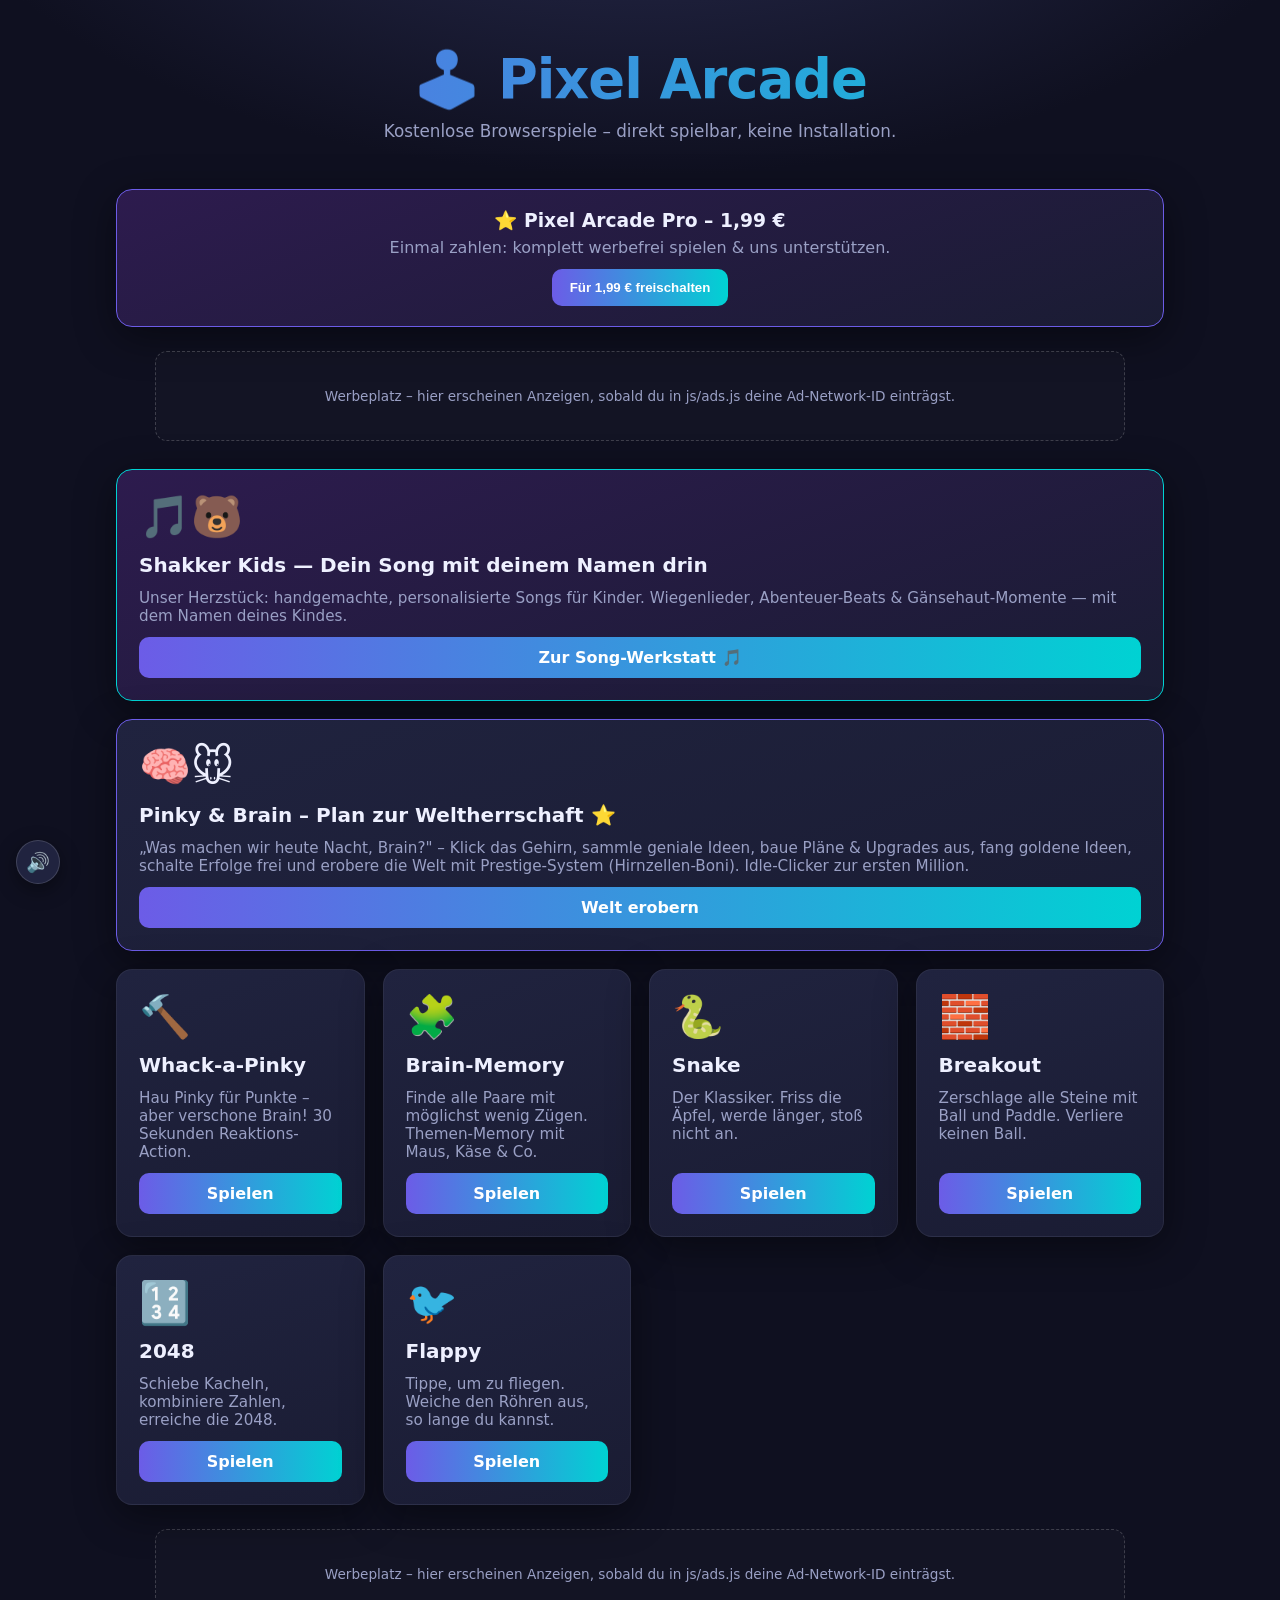
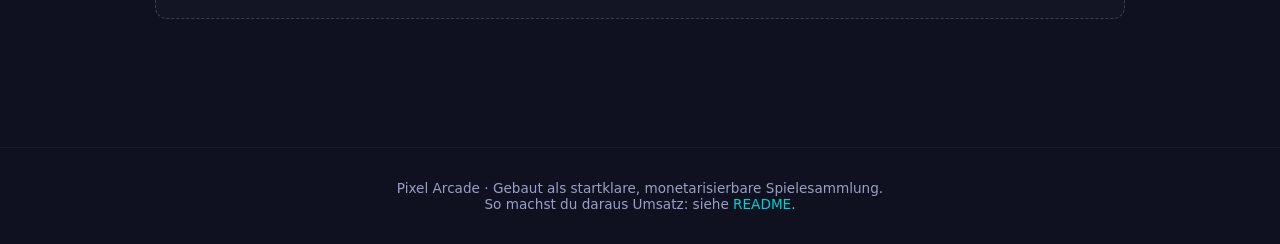
<file: index.html>
<!DOCTYPE html>
<html lang="de">
<head>
  <meta charset="UTF-8" />
  <meta name="viewport" content="width=device-width, initial-scale=1.0" />
  <title>Pixel Arcade – Kostenlose Browserspiele</title>
  <link rel="icon" href="data:image/svg+xml,<svg xmlns=%22http://www.w3.org/2000/svg%22 viewBox=%220 0 100 100%22><text y=%22.9em%22 font-size=%2290%22>🕹️</text></svg>">
  <meta name="description" content="8 kostenlose Browserspiele: Snake, Breakout, 2048, Flappy, Idle-Clicker & mehr. Keine Installation, direkt spielen." />
  <meta property="og:title" content="Pixel Arcade – 8 kostenlose Browserspiele" />
  <meta property="og:description" content="Snake, Breakout, 2048, Flappy, Pinky &amp; Brain Idle-Clicker und mehr – direkt im Browser spielen." />
  <meta property="og:type" content="website" />
  <meta property="og:url" content="https://maximilianvbassenheim-gif.github.io/llllll/" />
  <link rel="stylesheet" href="css/style.css" />
</head>
<body>
  <header class="site">
    <h1>🕹️ Pixel Arcade</h1>
    <p>Kostenlose Browserspiele – direkt spielbar, keine Installation.</p>
  </header>

  <div class="container">
    <div id="store-banner" style="margin-bottom:8px;"></div>
    <div class="ad-slot" id="ad-top"></div>

    <div class="grid">
      <div class="card" style="border-color: var(--accent-2); grid-column: 1 / -1; background: linear-gradient(160deg, #2d1b4e, var(--bg-2));">
        <div class="emoji">🎵🐻</div>
        <h3>Shakker Kids — Dein Song mit deinem Namen drin</h3>
        <p>Unser Herzstück: handgemachte, personalisierte Songs für Kinder.
        Wiegenlieder, Abenteuer-Beats &amp; Gänsehaut-Momente — mit dem Namen deines Kindes.</p>
        <a class="btn" href="shakker-kids/">Zur Song-Werkstatt 🎵</a>
      </div>

      <div class="card" style="border-color: var(--accent); grid-column: 1 / -1;">
        <div class="emoji">🧠🐭</div>
        <h3>Pinky &amp; Brain – Plan zur Weltherrschaft ⭐</h3>
        <p>„Was machen wir heute Nacht, Brain?" – Klick das Gehirn, sammle geniale
        Ideen, baue Pläne &amp; Upgrades aus, fang goldene Ideen, schalte Erfolge frei und
        erobere die Welt mit Prestige-System (Hirnzellen-Boni). Idle-Clicker zur ersten Million.</p>
        <a class="btn" href="games/weltherrschaft.html">Welt erobern</a>
      </div>

      <div class="card">
        <div class="emoji">🔨</div>
        <h3>Whack-a-Pinky</h3>
        <p>Hau Pinky für Punkte – aber verschone Brain! 30 Sekunden Reaktions-Action.</p>
        <a class="btn" href="games/whack.html">Spielen</a>
      </div>

      <div class="card">
        <div class="emoji">🧩</div>
        <h3>Brain-Memory</h3>
        <p>Finde alle Paare mit möglichst wenig Zügen. Themen-Memory mit Maus, Käse &amp; Co.</p>
        <a class="btn" href="games/memory.html">Spielen</a>
      </div>

      <div class="card">
        <div class="emoji">🐍</div>
        <h3>Snake</h3>
        <p>Der Klassiker. Friss die Äpfel, werde länger, stoß nicht an.</p>
        <a class="btn" href="games/snake.html">Spielen</a>
      </div>

      <div class="card">
        <div class="emoji">🧱</div>
        <h3>Breakout</h3>
        <p>Zerschlage alle Steine mit Ball und Paddle. Verliere keinen Ball.</p>
        <a class="btn" href="games/breakout.html">Spielen</a>
      </div>

      <div class="card">
        <div class="emoji">🔢</div>
        <h3>2048</h3>
        <p>Schiebe Kacheln, kombiniere Zahlen, erreiche die 2048.</p>
        <a class="btn" href="games/2048.html">Spielen</a>
      </div>

      <div class="card">
        <div class="emoji">🐦</div>
        <h3>Flappy</h3>
        <p>Tippe, um zu fliegen. Weiche den Röhren aus, so lange du kannst.</p>
        <a class="btn" href="games/flappy.html">Spielen</a>
      </div>
    </div>

    <div class="ad-slot" id="ad-bottom"></div>
  </div>

  <footer class="site">
    <p>Pixel Arcade · Gebaut als startklare, monetarisierbare Spielesammlung.</p>
    <p>So machst du daraus Umsatz: siehe <a href="https://github.com/maximilianvbassenheim-gif/llllll/blob/main/README.md">README</a>.</p>
  </footer>

  <script src="js/store.js"></script>
  <script src="js/ads.js"></script>
  <script src="js/sfx.js"></script>
</body>
</html>
</file>
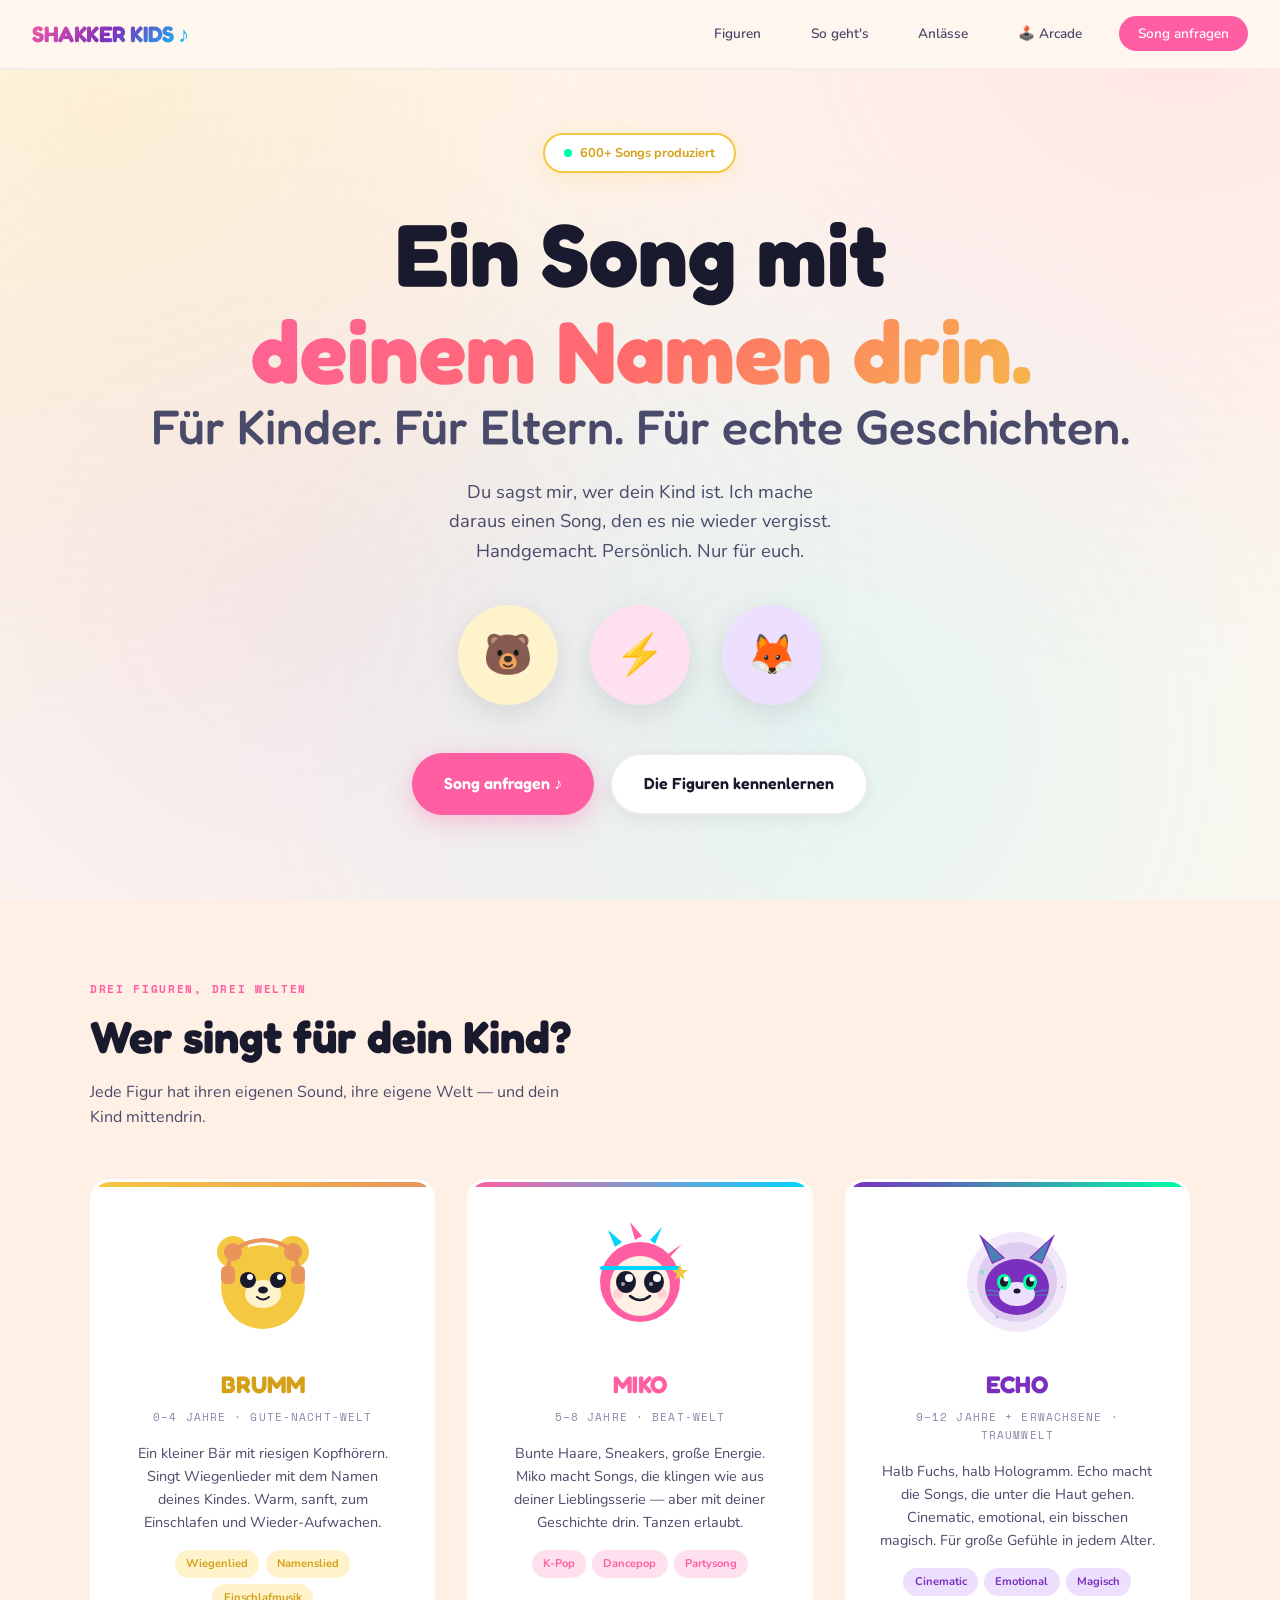
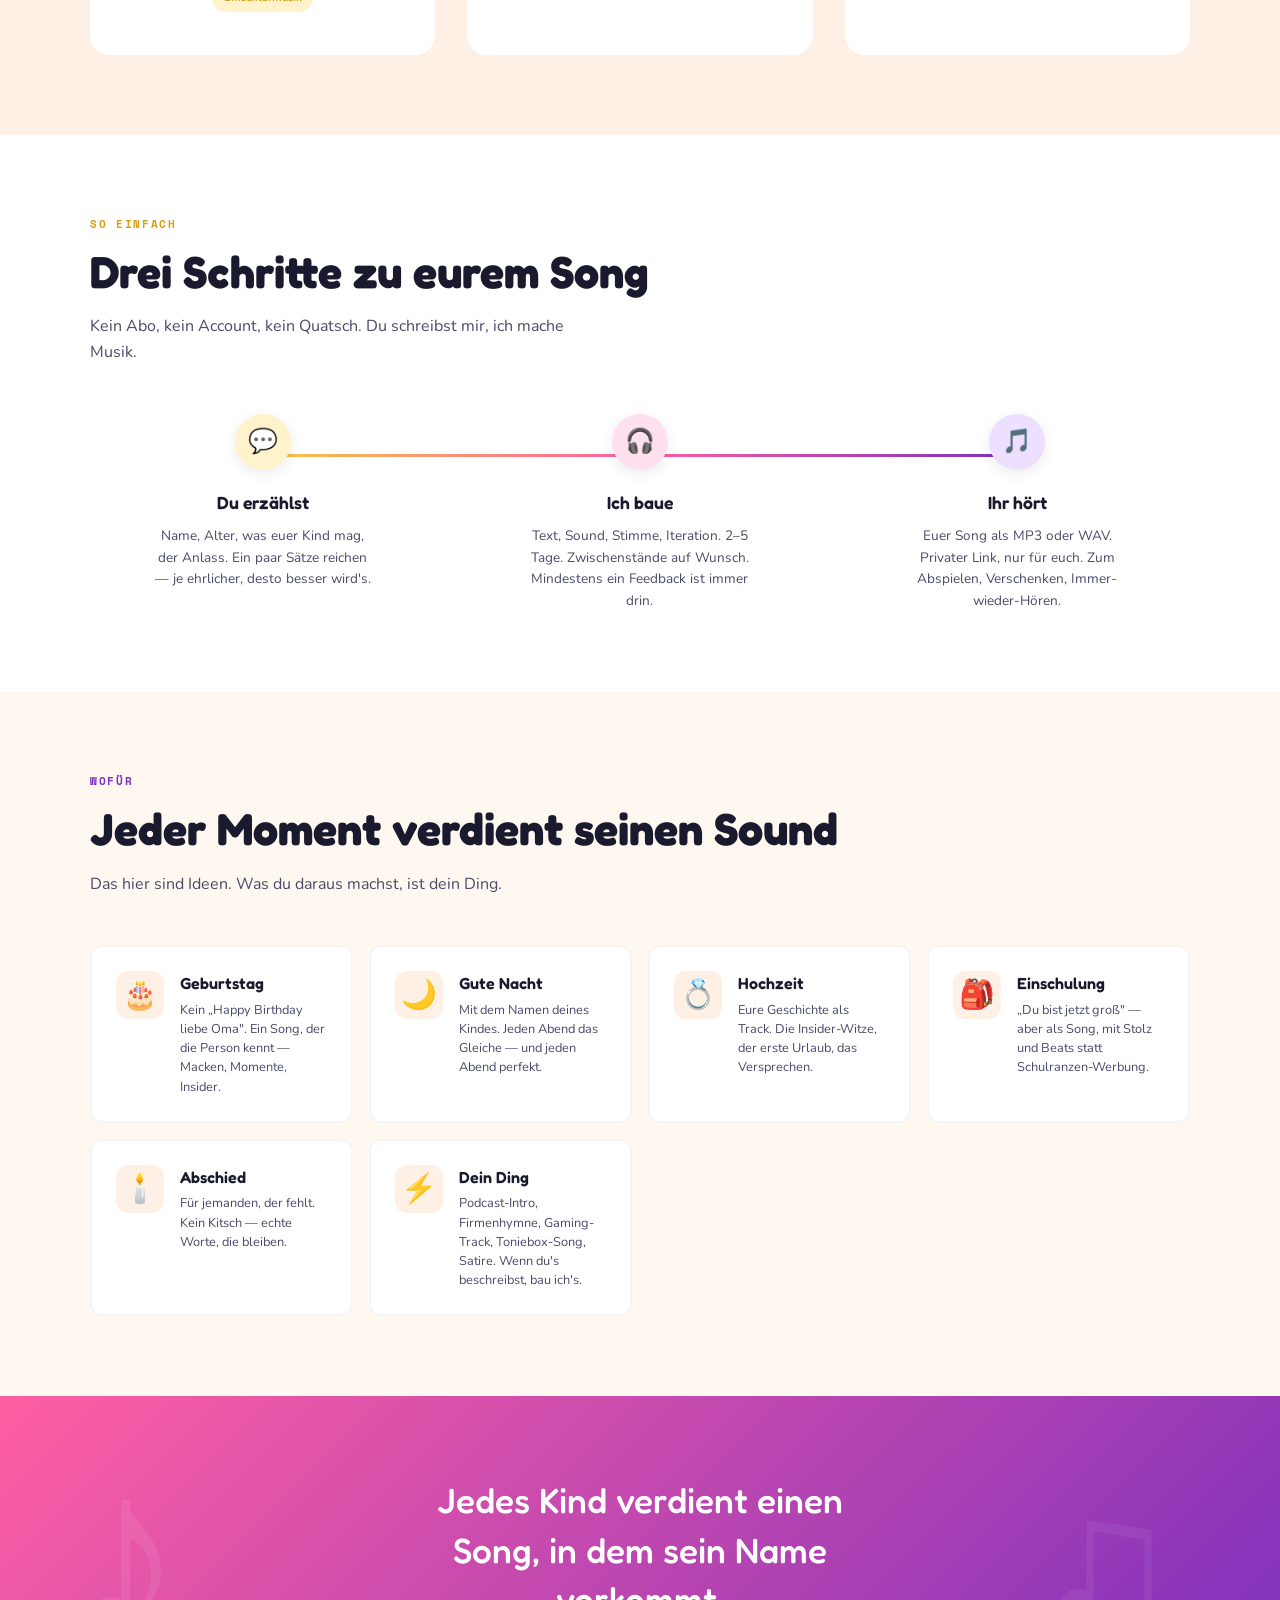
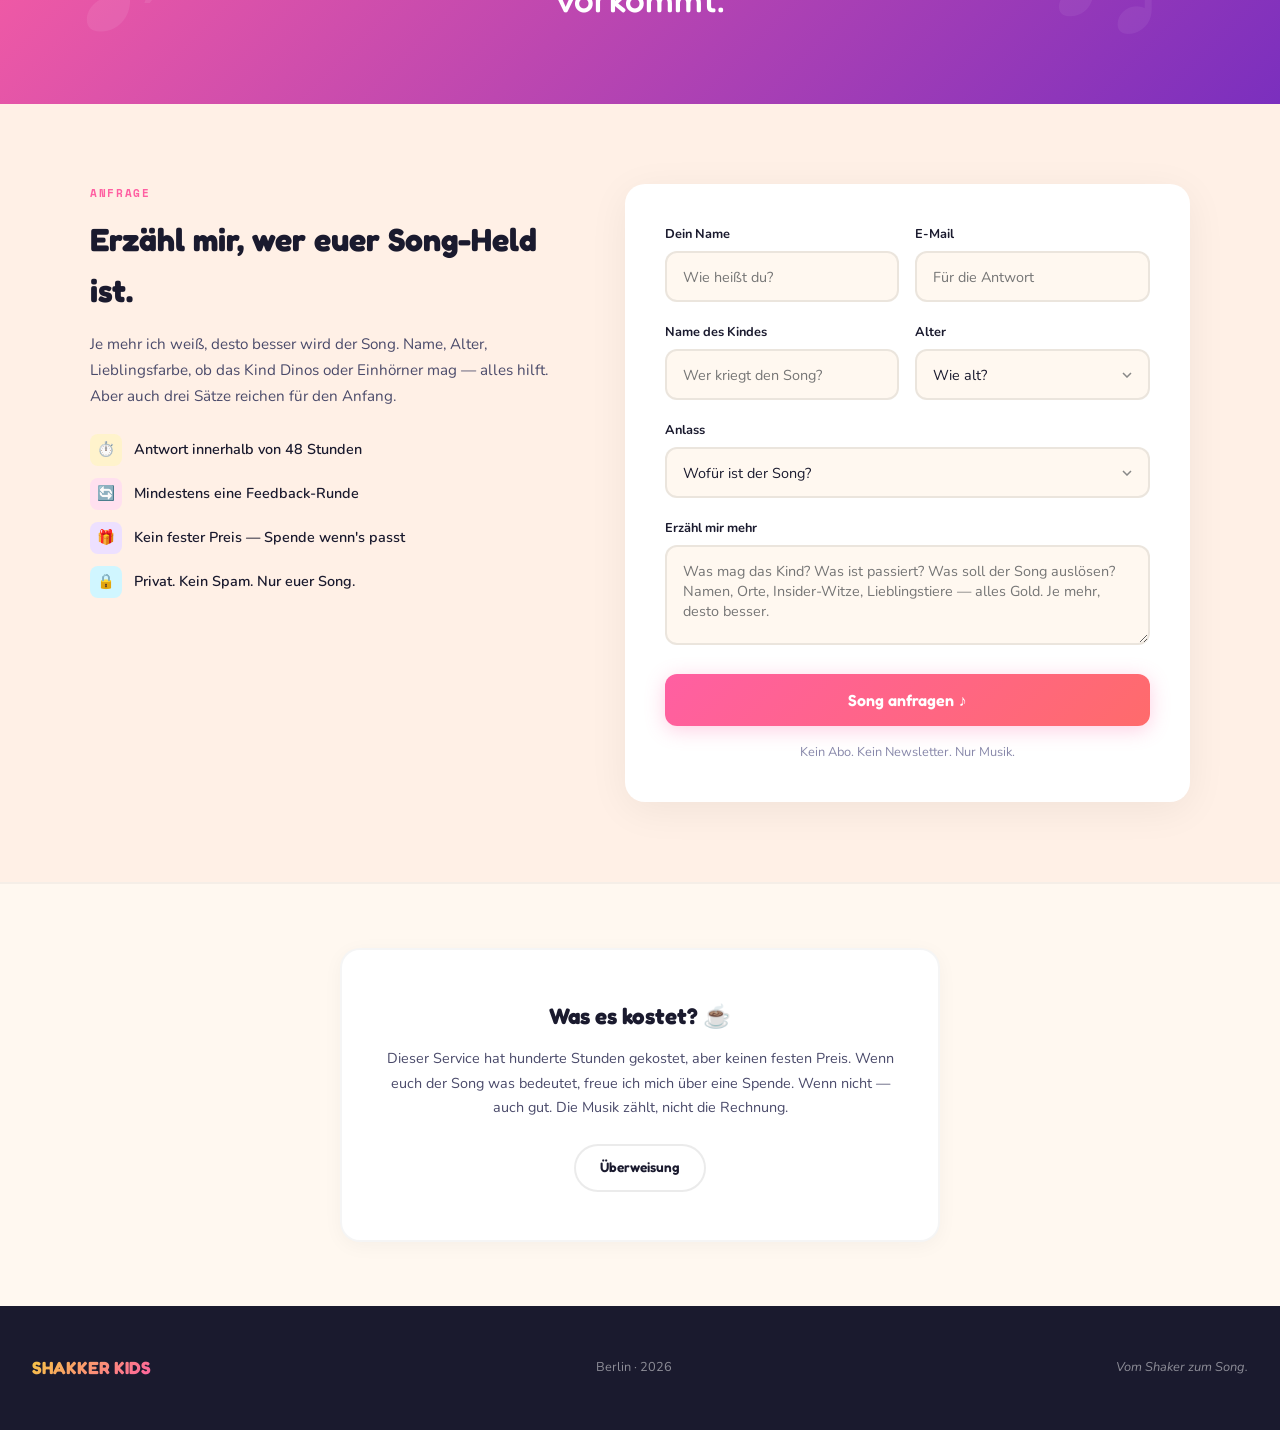
<file: shakker-kids/index.html>
<!DOCTYPE html>
<html lang="de">
<head>
<meta charset="UTF-8">
<meta name="viewport" content="width=device-width, initial-scale=1.0">
<title>SHAKKER KIDS — Dein Song mit deinem Namen drin</title>
  <link rel="icon" href="data:image/svg+xml,<svg xmlns=%22http://www.w3.org/2000/svg%22 viewBox=%220 0 100 100%22><text y=%22.9em%22 font-size=%2290%22>🎵</text></svg>">
<meta name="description" content="Personalisierte Kinderlieder mit dem Namen deines Kindes – handgemacht. Wiegenlieder, Abenteuer-Beats & Gänsehaut-Momente. Jetzt Song anfragen.">
<meta property="og:title" content="SHAKKER KIDS — Dein Song mit deinem Namen drin">
<meta property="og:description" content="Handgemachte, personalisierte Songs für Kinder: Wiegenlieder 🐻, Beats ⚡ und magische Momente 🦊. Antwort in 48h.">
<meta property="og:type" content="website">
<meta property="og:url" content="https://maximilianvbassenheim-gif.github.io/llllll/shakker-kids/">
<link href="https://fonts.googleapis.com/css2?family=Fredoka:wght@400;500;600;700&family=Nunito:wght@300;400;600;700;800&family=Space+Mono:wght@400;700&display=swap" rel="stylesheet">
<style>
  :root {
    --bg: #FFF8F0;
    --bg-alt: #FFF0E6;
    --text: #1A1A2E;
    --text-soft: #4A4A6A;
    --text-muted: #8888AA;

    --honey: #F5C842;
    --honey-light: #FFF3CC;
    --honey-dark: #D4A017;
    --orange: #E8945A;

    --pink: #FF5FA2;
    --pink-light: #FFE0EF;
    --cyan: #00D4FF;
    --cyan-light: #D0F6FF;

    --purple: #7B2FBE;
    --purple-light: #EDE0FF;
    --holo: #00FFA3;
    --holo-light: #D0FFE8;

    --coral: #FF6B6B;
    --mint: #A8E6CF;
    --lemon: #FFEAA7;
    --sky: #74B9FF;

    --font-display: 'Fredoka', sans-serif;
    --font-body: 'Nunito', sans-serif;
    --font-mono: 'Space Mono', monospace;

    --radius: 20px;
    --radius-sm: 12px;
    --radius-pill: 999px;
  }

  * { margin: 0; padding: 0; box-sizing: border-box; }
  html { scroll-behavior: smooth; }

  body {
    background: var(--bg);
    color: var(--text);
    font-family: var(--font-body);
    font-weight: 400;
    line-height: 1.6;
    overflow-x: hidden;
  }

  ::selection {
    background: var(--pink);
    color: white;
  }

  /* ── FLOATING NOTES ── */
  .notes-bg {
    position: fixed;
    top: 0; left: 0; right: 0; bottom: 0;
    pointer-events: none;
    z-index: 0;
    overflow: hidden;
  }

  .note {
    position: absolute;
    font-size: 1.5rem;
    opacity: 0.08;
    animation: floatNote linear infinite;
  }

  @keyframes floatNote {
    0% { transform: translateY(110vh) rotate(0deg); }
    100% { transform: translateY(-10vh) rotate(360deg); }
  }

  /* ── NAV ── */
  nav {
    position: fixed;
    top: 0;
    width: 100%;
    z-index: 100;
    padding: 1rem 2rem;
    display: flex;
    justify-content: space-between;
    align-items: center;
    background: rgba(255, 248, 240, 0.9);
    backdrop-filter: blur(12px);
    -webkit-backdrop-filter: blur(12px);
    border-bottom: 2px solid rgba(0,0,0,0.04);
  }

  .nav-logo {
    font-family: var(--font-display);
    font-size: 1.4rem;
    font-weight: 700;
    background: linear-gradient(135deg, var(--pink), var(--purple), var(--cyan));
    -webkit-background-clip: text;
    background-clip: text;
    -webkit-text-fill-color: transparent;
    letter-spacing: -0.02em;
  }

  .nav-links {
    display: flex;
    gap: 1.5rem;
    list-style: none;
  }

  .nav-links a {
    color: var(--text-soft);
    text-decoration: none;
    font-size: 0.85rem;
    font-weight: 600;
    padding: 0.4rem 0.8rem;
    border-radius: var(--radius-pill);
    transition: all 0.3s;
  }

  .nav-links a:hover {
    background: var(--pink-light);
    color: var(--pink);
  }

  .nav-cta {
    background: var(--pink) !important;
    color: white !important;
    padding: 0.5rem 1.2rem !important;
  }

  .nav-cta:hover {
    background: var(--purple) !important;
    transform: scale(1.05);
  }

  /* ── HERO ── */
  .hero {
    min-height: 100vh;
    display: flex;
    flex-direction: column;
    justify-content: center;
    align-items: center;
    text-align: center;
    padding: 7rem 2rem 4rem;
    position: relative;
    overflow: hidden;
  }

  .hero::before {
    content: '';
    position: absolute;
    top: -30%;
    left: -20%;
    width: 140%;
    height: 140%;
    background:
      radial-gradient(circle at 20% 30%, rgba(245,200,66,0.15) 0%, transparent 40%),
      radial-gradient(circle at 80% 20%, rgba(255,95,162,0.12) 0%, transparent 40%),
      radial-gradient(circle at 60% 80%, rgba(0,212,255,0.1) 0%, transparent 40%),
      radial-gradient(circle at 30% 70%, rgba(123,47,190,0.08) 0%, transparent 40%);
    pointer-events: none;
    animation: bgShift 12s ease-in-out infinite alternate;
  }

  @keyframes bgShift {
    0% { transform: scale(1) rotate(0deg); }
    100% { transform: scale(1.05) rotate(2deg); }
  }

  .hero-badge {
    display: inline-flex;
    align-items: center;
    gap: 0.5rem;
    padding: 0.5rem 1.2rem;
    background: white;
    border: 2px solid var(--honey);
    border-radius: var(--radius-pill);
    font-size: 0.8rem;
    font-weight: 700;
    color: var(--honey-dark);
    margin-bottom: 2rem;
    animation: popIn 0.6s 0.2s both;
    box-shadow: 0 4px 20px rgba(245,200,66,0.2);
  }

  .hero-badge .badge-dot {
    width: 8px;
    height: 8px;
    border-radius: 50%;
    background: var(--holo);
    animation: blink 1.5s infinite;
  }

  @keyframes blink {
    0%, 100% { opacity: 1; }
    50% { opacity: 0.3; }
  }

  .hero h1 {
    font-family: var(--font-display);
    font-size: clamp(2.5rem, 8vw, 5.5rem);
    font-weight: 700;
    line-height: 1.1;
    margin-bottom: 1.5rem;
    animation: popIn 0.6s 0.3s both;
    position: relative;
    z-index: 1;
  }

  .hero h1 .line1 { color: var(--text); }
  .hero h1 .line2 {
    display: block;
    background: linear-gradient(135deg, var(--pink), var(--coral), var(--honey));
    -webkit-background-clip: text;
    background-clip: text;
    -webkit-text-fill-color: transparent;
  }
  .hero h1 .line3 {
    display: block;
    font-size: 0.55em;
    color: var(--text-soft);
    font-weight: 500;
  }

  .hero-sub {
    font-size: 1.15rem;
    color: var(--text-soft);
    max-width: 36ch;
    margin-bottom: 2.5rem;
    animation: popIn 0.6s 0.5s both;
    position: relative;
    z-index: 1;
  }

  .hero-characters {
    display: flex;
    gap: 2rem;
    margin-bottom: 3rem;
    animation: popIn 0.6s 0.7s both;
    position: relative;
    z-index: 1;
  }

  .hero-char {
    width: 100px;
    height: 100px;
    border-radius: 50%;
    display: flex;
    align-items: center;
    justify-content: center;
    font-size: 2.5rem;
    box-shadow: 0 8px 30px rgba(0,0,0,0.1);
    transition: transform 0.3s;
    cursor: pointer;
  }

  .hero-char:hover { transform: scale(1.15) rotate(-5deg); }
  .hero-char:nth-child(1) { background: var(--honey-light); animation: bounce1 3s ease-in-out infinite; }
  .hero-char:nth-child(2) { background: var(--pink-light); animation: bounce2 3s ease-in-out 0.3s infinite; }
  .hero-char:nth-child(3) { background: var(--purple-light); animation: bounce3 3s ease-in-out 0.6s infinite; }

  @keyframes bounce1 { 0%,100% { transform: translateY(0); } 50% { transform: translateY(-12px); } }
  @keyframes bounce2 { 0%,100% { transform: translateY(0); } 50% { transform: translateY(-16px); } }
  @keyframes bounce3 { 0%,100% { transform: translateY(0); } 50% { transform: translateY(-10px); } }

  .hero-cta-group {
    display: flex;
    gap: 1rem;
    flex-wrap: wrap;
    justify-content: center;
    animation: popIn 0.6s 0.9s both;
    position: relative;
    z-index: 1;
  }

  .btn {
    display: inline-flex;
    align-items: center;
    gap: 0.5rem;
    padding: 1rem 2rem;
    border-radius: var(--radius-pill);
    font-family: var(--font-display);
    font-size: 1rem;
    font-weight: 600;
    text-decoration: none;
    transition: all 0.3s;
    border: none;
    cursor: pointer;
  }

  .btn-primary {
    background: var(--pink);
    color: white;
    box-shadow: 0 6px 25px rgba(255,95,162,0.35);
  }
  .btn-primary:hover {
    transform: translateY(-2px) scale(1.03);
    box-shadow: 0 10px 35px rgba(255,95,162,0.45);
  }

  .btn-secondary {
    background: white;
    color: var(--text);
    border: 2px solid rgba(0,0,0,0.08);
    box-shadow: 0 4px 15px rgba(0,0,0,0.06);
  }
  .btn-secondary:hover {
    border-color: var(--cyan);
    color: var(--purple);
    transform: translateY(-2px);
  }

  @keyframes popIn {
    from { opacity: 0; transform: translateY(24px) scale(0.96); }
    to { opacity: 1; transform: translateY(0) scale(1); }
  }

  /* ── SECTION HELPERS ── */
  section { padding: 5rem 2rem; position: relative; z-index: 1; }

  .section-label {
    font-family: var(--font-mono);
    font-size: 0.7rem;
    letter-spacing: 0.15em;
    text-transform: uppercase;
    margin-bottom: 0.75rem;
    font-weight: 700;
  }

  .section-title {
    font-family: var(--font-display);
    font-size: clamp(1.8rem, 4vw, 2.8rem);
    font-weight: 700;
    margin-bottom: 1rem;
    line-height: 1.2;
  }

  .section-sub {
    font-size: 1rem;
    color: var(--text-soft);
    max-width: 50ch;
    margin-bottom: 3rem;
  }

  .container { max-width: 1100px; margin: 0 auto; }

  /* ── CHARACTERS SECTION ── */
  .characters { background: var(--bg-alt); border-radius: 0; }

  .char-grid {
    display: grid;
    grid-template-columns: repeat(3, 1fr);
    gap: 2rem;
  }

  .char-card {
    background: white;
    border-radius: var(--radius);
    padding: 2.5rem 2rem;
    text-align: center;
    transition: all 0.4s;
    border: 3px solid transparent;
    position: relative;
    overflow: hidden;
  }

  .char-card::before {
    content: '';
    position: absolute;
    top: 0; left: 0; right: 0;
    height: 5px;
  }

  .char-card:nth-child(1)::before { background: linear-gradient(90deg, var(--honey), var(--orange)); }
  .char-card:nth-child(2)::before { background: linear-gradient(90deg, var(--pink), var(--cyan)); }
  .char-card:nth-child(3)::before { background: linear-gradient(90deg, var(--purple), var(--holo)); }

  .char-card:hover {
    transform: translateY(-6px);
    box-shadow: 0 16px 50px rgba(0,0,0,0.08);
  }

  .char-card:nth-child(1):hover { border-color: var(--honey); }
  .char-card:nth-child(2):hover { border-color: var(--pink); }
  .char-card:nth-child(3):hover { border-color: var(--purple); }

  .char-avatar {
    width: 120px;
    height: 120px;
    margin: 0 auto 1.5rem;
    position: relative;
  }

  .char-card h3 {
    font-family: var(--font-display);
    font-size: 1.5rem;
    font-weight: 700;
    margin-bottom: 0.25rem;
  }

  .char-card:nth-child(1) h3 { color: var(--honey-dark); }
  .char-card:nth-child(2) h3 { color: var(--pink); }
  .char-card:nth-child(3) h3 { color: var(--purple); }

  .char-age {
    font-family: var(--font-mono);
    font-size: 0.7rem;
    letter-spacing: 0.1em;
    color: var(--text-muted);
    margin-bottom: 1rem;
    text-transform: uppercase;
  }

  .char-card p {
    font-size: 0.9rem;
    color: var(--text-soft);
    line-height: 1.6;
    margin-bottom: 1rem;
  }

  .char-tags {
    display: flex;
    flex-wrap: wrap;
    justify-content: center;
    gap: 0.4rem;
  }

  .char-tag {
    font-size: 0.7rem;
    font-weight: 700;
    padding: 0.3rem 0.7rem;
    border-radius: var(--radius-pill);
  }

  .char-card:nth-child(1) .char-tag { background: var(--honey-light); color: var(--honey-dark); }
  .char-card:nth-child(2) .char-tag { background: var(--pink-light); color: var(--pink); }
  .char-card:nth-child(3) .char-tag { background: var(--purple-light); color: var(--purple); }

  /* ── HOW IT WORKS ── */
  .how {
    background: white;
  }

  .how-steps {
    display: grid;
    grid-template-columns: repeat(3, 1fr);
    gap: 2rem;
    position: relative;
  }

  .how-steps::before {
    content: '';
    position: absolute;
    top: 2.5rem;
    left: 15%;
    right: 15%;
    height: 3px;
    background: linear-gradient(90deg, var(--honey), var(--pink), var(--purple));
    border-radius: 2px;
    z-index: 0;
  }

  .step {
    text-align: center;
    position: relative;
    z-index: 1;
  }

  .step-icon {
    width: 56px;
    height: 56px;
    border-radius: 50%;
    display: flex;
    align-items: center;
    justify-content: center;
    font-size: 1.5rem;
    margin: 0 auto 1.2rem;
    box-shadow: 0 4px 15px rgba(0,0,0,0.08);
  }

  .step:nth-child(1) .step-icon { background: var(--honey-light); }
  .step:nth-child(2) .step-icon { background: var(--pink-light); }
  .step:nth-child(3) .step-icon { background: var(--purple-light); }

  .step h3 {
    font-family: var(--font-display);
    font-size: 1.1rem;
    font-weight: 600;
    margin-bottom: 0.5rem;
  }

  .step p {
    font-size: 0.85rem;
    color: var(--text-soft);
    max-width: 28ch;
    margin: 0 auto;
  }

  /* ── ANLÄSSE ── */
  .occasions { background: var(--bg); }

  .occasion-grid {
    display: grid;
    grid-template-columns: repeat(auto-fit, minmax(240px, 1fr));
    gap: 1rem;
  }

  .occasion-card {
    background: white;
    border-radius: var(--radius-sm);
    padding: 1.5rem;
    display: flex;
    align-items: flex-start;
    gap: 1rem;
    transition: all 0.3s;
    border: 2px solid rgba(0,0,0,0.04);
  }

  .occasion-card:hover {
    transform: translateY(-3px);
    box-shadow: 0 8px 30px rgba(0,0,0,0.06);
    border-color: var(--pink-light);
  }

  .occasion-emoji {
    font-size: 1.8rem;
    flex-shrink: 0;
    width: 48px;
    height: 48px;
    display: flex;
    align-items: center;
    justify-content: center;
    background: var(--bg-alt);
    border-radius: var(--radius-sm);
  }

  .occasion-card h3 {
    font-family: var(--font-display);
    font-size: 1rem;
    font-weight: 600;
    margin-bottom: 0.25rem;
  }

  .occasion-card p {
    font-size: 0.8rem;
    color: var(--text-soft);
    line-height: 1.5;
  }

  /* ── TESTIMONIAL ── */
  .quote-section {
    background: linear-gradient(135deg, var(--pink), var(--purple));
    color: white;
    text-align: center;
    padding: 5rem 2rem;
    position: relative;
    overflow: hidden;
  }

  .quote-section::before {
    content: '♪';
    position: absolute;
    font-size: 15rem;
    opacity: 0.08;
    top: -2rem;
    left: 5%;
    animation: spin 20s linear infinite;
  }

  .quote-section::after {
    content: '♫';
    position: absolute;
    font-size: 12rem;
    opacity: 0.06;
    bottom: -1rem;
    right: 8%;
    animation: spin 25s linear infinite reverse;
  }

  @keyframes spin { from { transform: rotate(0deg); } to { transform: rotate(360deg); } }

  .quote-section blockquote {
    font-family: var(--font-display);
    font-size: clamp(1.3rem, 3.5vw, 2.2rem);
    font-weight: 500;
    max-width: 22ch;
    margin: 0 auto;
    line-height: 1.4;
    position: relative;
    z-index: 1;
  }

  /* ── CONTACT ── */
  .contact {
    background: var(--bg-alt);
  }

  .contact-layout {
    display: grid;
    grid-template-columns: 1fr 1.2fr;
    gap: 4rem;
    align-items: start;
  }

  .contact-info h2 {
    font-family: var(--font-display);
    font-size: 2rem;
    font-weight: 700;
    margin-bottom: 1rem;
  }

  .contact-info p {
    color: var(--text-soft);
    font-size: 0.95rem;
    margin-bottom: 1.5rem;
    line-height: 1.7;
  }

  .contact-perks {
    list-style: none;
    display: flex;
    flex-direction: column;
    gap: 0.75rem;
  }

  .contact-perks li {
    display: flex;
    align-items: center;
    gap: 0.75rem;
    font-size: 0.9rem;
    font-weight: 600;
  }

  .perk-icon {
    width: 32px;
    height: 32px;
    border-radius: 8px;
    display: flex;
    align-items: center;
    justify-content: center;
    font-size: 0.9rem;
    flex-shrink: 0;
  }

  .perk-icon:nth-child(1) { background: var(--honey-light); }

  .contact-form-card {
    background: white;
    border-radius: var(--radius);
    padding: 2.5rem;
    box-shadow: 0 8px 40px rgba(0,0,0,0.06);
  }

  .form-group {
    margin-bottom: 1.25rem;
  }

  .form-group label {
    display: block;
    font-size: 0.8rem;
    font-weight: 700;
    margin-bottom: 0.4rem;
    color: var(--text);
  }

  .form-group input,
  .form-group textarea,
  .form-group select {
    width: 100%;
    padding: 0.85rem 1rem;
    border: 2px solid rgba(0,0,0,0.08);
    border-radius: var(--radius-sm);
    font-family: var(--font-body);
    font-size: 0.9rem;
    color: var(--text);
    background: var(--bg);
    outline: none;
    transition: border-color 0.3s;
  }

  .form-group input:focus,
  .form-group textarea:focus,
  .form-group select:focus {
    border-color: var(--pink);
  }

  .form-group textarea {
    min-height: 100px;
    resize: vertical;
  }

  .form-group select {
    appearance: none;
    background-image: url("data:image/svg+xml,%3Csvg width='10' height='6' viewBox='0 0 10 6' fill='none' xmlns='http://www.w3.org/2000/svg'%3E%3Cpath d='M1 1L5 5L9 1' stroke='%23888' stroke-width='1.5'/%3E%3C/svg%3E");
    background-repeat: no-repeat;
    background-position: right 1rem center;
    padding-right: 2.5rem;
    cursor: pointer;
  }

  .form-row {
    display: grid;
    grid-template-columns: 1fr 1fr;
    gap: 1rem;
  }

  .submit-btn {
    width: 100%;
    padding: 1rem;
    background: linear-gradient(135deg, var(--pink), var(--coral));
    color: white;
    border: none;
    border-radius: var(--radius-sm);
    font-family: var(--font-display);
    font-size: 1rem;
    font-weight: 600;
    cursor: pointer;
    transition: all 0.3s;
    box-shadow: 0 4px 20px rgba(255,95,162,0.3);
  }

  .submit-btn:hover {
    transform: translateY(-2px);
    box-shadow: 0 8px 30px rgba(255,95,162,0.4);
  }

  .form-note {
    text-align: center;
    font-size: 0.8rem;
    color: var(--text-muted);
    margin-top: 1rem;
  }

  /* ── DONATION ── */
  .donation {
    background: var(--bg);
    text-align: center;
    padding: 4rem 2rem;
    border-top: 2px solid rgba(0,0,0,0.04);
  }

  .donation-card {
    max-width: 600px;
    margin: 0 auto;
    background: white;
    border-radius: var(--radius);
    padding: 3rem 2.5rem;
    box-shadow: 0 4px 20px rgba(0,0,0,0.04);
    border: 2px solid rgba(0,0,0,0.04);
  }

  .donation-card h3 {
    font-family: var(--font-display);
    font-size: 1.4rem;
    font-weight: 700;
    margin-bottom: 0.75rem;
  }

  .donation-card p {
    font-size: 0.9rem;
    color: var(--text-soft);
    margin-bottom: 1.5rem;
    line-height: 1.7;
  }

  .donation-btns {
    display: flex;
    gap: 0.75rem;
    justify-content: center;
    flex-wrap: wrap;
  }

  .donation-btn {
    padding: 0.7rem 1.5rem;
    border-radius: var(--radius-pill);
    font-family: var(--font-display);
    font-size: 0.85rem;
    font-weight: 600;
    text-decoration: none;
    transition: all 0.3s;
    border: 2px solid rgba(0,0,0,0.08);
    color: var(--text);
    background: white;
  }

  .donation-btn:hover {
    border-color: var(--honey);
    color: var(--honey-dark);
    transform: translateY(-2px);
    box-shadow: 0 4px 15px rgba(245,200,66,0.2);
  }

  .donation-btn.primary-don {
    background: var(--honey);
    border-color: var(--honey);
    color: var(--text);
  }

  .donation-btn.primary-don:hover {
    background: var(--honey-dark);
    color: white;
  }

  /* ── FOOTER ── */
  footer {
    background: var(--text);
    color: rgba(255,255,255,0.5);
    padding: 3rem 2rem;
    display: flex;
    justify-content: space-between;
    align-items: center;
    font-size: 0.8rem;
  }

  .footer-logo {
    font-family: var(--font-display);
    font-size: 1.1rem;
    font-weight: 700;
    background: linear-gradient(135deg, var(--honey), var(--pink));
    -webkit-background-clip: text;
    background-clip: text;
    -webkit-text-fill-color: transparent;
  }

  .footer-tagline {
    font-style: italic;
  }

  /* ── RESPONSIVE ── */
  @media (max-width: 768px) {
    nav { padding: 0.8rem 1rem; }
    .nav-links { display: none; }
    section { padding: 3.5rem 1.25rem; }
    .hero { padding: 6rem 1.25rem 3rem; }
    .hero-characters { gap: 1rem; }
    .hero-char { width: 72px; height: 72px; font-size: 1.8rem; }
    .char-grid { grid-template-columns: 1fr; }
    .how-steps { grid-template-columns: 1fr; gap: 1.5rem; }
    .how-steps::before { display: none; }
    .occasion-grid { grid-template-columns: 1fr; }
    .contact-layout { grid-template-columns: 1fr; gap: 2rem; }
    .form-row { grid-template-columns: 1fr; }
    footer { flex-direction: column; gap: 0.75rem; text-align: center; }
  }

  /* ── SCROLL REVEAL ── */
  .reveal {
    opacity: 0;
    transform: translateY(20px);
    transition: opacity 0.6s ease, transform 0.6s ease;
  }
  .reveal.visible {
    opacity: 1;
    transform: translateY(0);
  }
</style>
</head>
<body>

<!-- FLOATING NOTES -->
<div class="notes-bg" id="notesBg"></div>

<!-- NAV -->
<nav>
  <div class="nav-logo">SHAKKER KIDS ♪</div>
  <ul class="nav-links">
    <li><a href="#characters">Figuren</a></li>
    <li><a href="#how">So geht's</a></li>
    <li><a href="#occasions">Anlässe</a></li>
    <li><a href="../">🕹️ Arcade</a></li>
    <li><a href="#contact" class="nav-cta">Song anfragen</a></li>
  </ul>
</nav>

<!-- HERO -->
<section class="hero">
  <div class="hero-badge">
    <span class="badge-dot"></span>
    600+ Songs produziert
  </div>
  <h1>
    <span class="line1">Ein Song mit</span>
    <span class="line2">deinem Namen drin.</span>
    <span class="line3">Für Kinder. Für Eltern. Für echte Geschichten.</span>
  </h1>
  <p class="hero-sub">Du sagst mir, wer dein Kind ist. Ich mache daraus einen Song, den es nie wieder vergisst. Handgemacht. Persönlich. Nur für euch.</p>
  <div class="hero-characters">
    <div class="hero-char" title="BRUMM — für die Kleinen">🐻</div>
    <div class="hero-char" title="MIKO — für die Coolen">⚡</div>
    <div class="hero-char" title="ECHO — für die Träumer">🦊</div>
  </div>
  <div class="hero-cta-group">
    <a href="#contact" class="btn btn-primary">Song anfragen ♪</a>
    <a href="#characters" class="btn btn-secondary">Die Figuren kennenlernen</a>
  </div>
</section>

<!-- CHARACTERS -->
<section class="characters" id="characters">
  <div class="container">
    <div class="section-label reveal" style="color: var(--pink);">Drei Figuren, drei Welten</div>
    <h2 class="section-title reveal">Wer singt für dein Kind?</h2>
    <p class="section-sub reveal">Jede Figur hat ihren eigenen Sound, ihre eigene Welt — und dein Kind mittendrin.</p>

    <div class="char-grid">
      <!-- BRUMM -->
      <div class="char-card reveal">
        <div class="char-avatar">
          <svg viewBox="0 0 120 120" xmlns="http://www.w3.org/2000/svg">
            <circle cx="60" cy="65" r="42" fill="#F5C842"/>
            <circle cx="30" cy="30" r="16" fill="#F5C842"/>
            <circle cx="90" cy="30" r="16" fill="#F5C842"/>
            <circle cx="30" cy="30" r="9" fill="#E8945A"/>
            <circle cx="90" cy="30" r="9" fill="#E8945A"/>
            <ellipse cx="60" cy="72" rx="18" ry="14" fill="#FFF3CC"/>
            <circle cx="45" cy="58" r="8" fill="#1A1A2E"/>
            <circle cx="75" cy="58" r="8" fill="#1A1A2E"/>
            <circle cx="47" cy="55" r="3" fill="white"/>
            <circle cx="77" cy="55" r="3" fill="white"/>
            <ellipse cx="60" cy="68" rx="5" ry="3.5" fill="#1A1A2E"/>
            <path d="M54 75 Q60 80 66 75" stroke="#1A1A2E" stroke-width="2" fill="none" stroke-linecap="round"/>
            <path d="M25 50 Q25 20 60 18 Q95 20 95 50" stroke="#E8945A" stroke-width="4" fill="none" stroke-linecap="round"/>
            <rect x="18" y="44" width="14" height="18" rx="5" fill="#E8945A"/>
            <rect x="88" y="44" width="14" height="18" rx="5" fill="#E8945A"/>
          </svg>
        </div>
        <h3>BRUMM</h3>
        <div class="char-age">0–4 Jahre · Gute-Nacht-Welt</div>
        <p>Ein kleiner Bär mit riesigen Kopfhörern. Singt Wiegenlieder mit dem Namen deines Kindes. Warm, sanft, zum Einschlafen und Wieder-Aufwachen.</p>
        <div class="char-tags">
          <span class="char-tag">Wiegenlied</span>
          <span class="char-tag">Namenslied</span>
          <span class="char-tag">Einschlafmusik</span>
        </div>
      </div>

      <!-- MIKO -->
      <div class="char-card reveal">
        <div class="char-avatar">
          <svg viewBox="0 0 120 120" xmlns="http://www.w3.org/2000/svg">
            <circle cx="60" cy="60" r="40" fill="#FF5FA2"/>
            <polygon points="35,25 28,8 42,20" fill="#00D4FF"/>
            <polygon points="55,18 50,0 62,14" fill="#FF5FA2"/>
            <polygon points="75,22 82,5 70,18" fill="#00D4FF"/>
            <polygon points="90,35 102,22 88,32" fill="#FF5FA2"/>
            <circle cx="60" cy="64" r="30" fill="#FFF0E6"/>
            <ellipse cx="46" cy="60" rx="10" ry="11" fill="#1A1A2E"/>
            <ellipse cx="74" cy="60" rx="10" ry="11" fill="#1A1A2E"/>
            <circle cx="49" cy="56" r="4" fill="white"/>
            <circle cx="43" cy="62" r="2" fill="white" opacity="0.6"/>
            <circle cx="77" cy="56" r="4" fill="white"/>
            <circle cx="71" cy="62" r="2" fill="white" opacity="0.6"/>
            <path d="M50 74 Q60 82 70 74" stroke="#1A1A2E" stroke-width="2.5" fill="none" stroke-linecap="round"/>
            <circle cx="38" cy="72" r="5" fill="#FF5FA2" opacity="0.2"/>
            <circle cx="82" cy="72" r="5" fill="#FF5FA2" opacity="0.2"/>
            <rect x="20" y="44" width="80" height="4" rx="2" fill="#00D4FF"/>
            <polygon points="100,42 102,48 108,48 103,52 105,58 100,54 95,58 97,52 92,48 98,48" fill="#F5C842"/>
          </svg>
        </div>
        <h3>MIKO</h3>
        <div class="char-age">5–8 Jahre · Beat-Welt</div>
        <p>Bunte Haare, Sneakers, große Energie. Miko macht Songs, die klingen wie aus deiner Lieblingsserie — aber mit deiner Geschichte drin. Tanzen erlaubt.</p>
        <div class="char-tags">
          <span class="char-tag">K-Pop</span>
          <span class="char-tag">Dancepop</span>
          <span class="char-tag">Partysong</span>
        </div>
      </div>

      <!-- ECHO -->
      <div class="char-card reveal">
        <div class="char-avatar">
          <svg viewBox="0 0 120 120" xmlns="http://www.w3.org/2000/svg">
            <circle cx="60" cy="60" r="50" fill="#7B2FBE" opacity="0.1"/>
            <circle cx="60" cy="60" r="40" fill="#7B2FBE" opacity="0.15"/>
            <ellipse cx="60" cy="65" rx="32" ry="28" fill="#7B2FBE"/>
            <polygon points="35,42 22,12 48,36" fill="#7B2FBE"/>
            <polygon points="85,42 98,12 72,36" fill="#7B2FBE"/>
            <polygon points="35,40 27,18 46,36" fill="#00FFA3" opacity="0.4"/>
            <polygon points="85,40 93,18 74,36" fill="#00FFA3" opacity="0.4"/>
            <ellipse cx="60" cy="72" rx="18" ry="12" fill="#EDE0FF"/>
            <ellipse cx="47" cy="60" rx="7" ry="8" fill="#00FFA3"/>
            <ellipse cx="73" cy="60" rx="7" ry="8" fill="#00FFA3"/>
            <ellipse cx="47" cy="60" rx="4" ry="5" fill="#1A1A2E"/>
            <ellipse cx="73" cy="60" rx="4" ry="5" fill="#1A1A2E"/>
            <circle cx="49" cy="57" r="2.5" fill="white"/>
            <circle cx="75" cy="57" r="2.5" fill="white"/>
            <ellipse cx="60" cy="69" rx="3.5" ry="2.5" fill="#1A1A2E"/>
            <line x1="30" y1="68" x2="44" y2="70" stroke="#00FFA3" stroke-width="1" opacity="0.5"/>
            <line x1="28" y1="73" x2="43" y2="73" stroke="#00FFA3" stroke-width="1" opacity="0.4"/>
            <line x1="76" y1="70" x2="90" y2="68" stroke="#00FFA3" stroke-width="1" opacity="0.5"/>
            <line x1="77" y1="73" x2="92" y2="73" stroke="#00FFA3" stroke-width="1" opacity="0.4"/>
            <circle cx="25" cy="50" r="2" fill="#00FFA3" opacity="0.4"/>
            <circle cx="95" cy="45" r="1.5" fill="#00FFA3" opacity="0.3"/>
            <circle cx="40" cy="95" r="1.5" fill="#7B2FBE" opacity="0.3"/>
            <circle cx="85" cy="90" r="2" fill="#00FFA3" opacity="0.2"/>
            <circle cx="15" cy="70" r="1" fill="#00FFA3" opacity="0.5"/>
            <circle cx="105" cy="65" r="1" fill="#7B2FBE" opacity="0.4"/>
          </svg>
        </div>
        <h3>ECHO</h3>
        <div class="char-age">9–12 Jahre + Erwachsene · Traumwelt</div>
        <p>Halb Fuchs, halb Hologramm. Echo macht die Songs, die unter die Haut gehen. Cinematic, emotional, ein bisschen magisch. Für große Gefühle in jedem Alter.</p>
        <div class="char-tags">
          <span class="char-tag">Cinematic</span>
          <span class="char-tag">Emotional</span>
          <span class="char-tag">Magisch</span>
        </div>
      </div>
    </div>
  </div>
</section>

<!-- HOW IT WORKS -->
<section class="how" id="how">
  <div class="container">
    <div class="section-label reveal" style="color: var(--honey-dark);">So einfach</div>
    <h2 class="section-title reveal">Drei Schritte zu eurem Song</h2>
    <p class="section-sub reveal">Kein Abo, kein Account, kein Quatsch. Du schreibst mir, ich mache Musik.</p>

    <div class="how-steps">
      <div class="step reveal">
        <div class="step-icon">💬</div>
        <h3>Du erzählst</h3>
        <p>Name, Alter, was euer Kind mag, der Anlass. Ein paar Sätze reichen — je ehrlicher, desto besser wird's.</p>
      </div>
      <div class="step reveal">
        <div class="step-icon">🎧</div>
        <h3>Ich baue</h3>
        <p>Text, Sound, Stimme, Iteration. 2–5 Tage. Zwischenstände auf Wunsch. Mindestens ein Feedback ist immer drin.</p>
      </div>
      <div class="step reveal">
        <div class="step-icon">🎵</div>
        <h3>Ihr hört</h3>
        <p>Euer Song als MP3 oder WAV. Privater Link, nur für euch. Zum Abspielen, Verschenken, Immer-wieder-Hören.</p>
      </div>
    </div>
  </div>
</section>

<!-- ANLÄSSE -->
<section class="occasions" id="occasions">
  <div class="container">
    <div class="section-label reveal" style="color: var(--purple);">Wofür</div>
    <h2 class="section-title reveal">Jeder Moment verdient seinen Sound</h2>
    <p class="section-sub reveal">Das hier sind Ideen. Was du daraus machst, ist dein Ding.</p>

    <div class="occasion-grid">
      <div class="occasion-card reveal">
        <div class="occasion-emoji">🎂</div>
        <div>
          <h3>Geburtstag</h3>
          <p>Kein „Happy Birthday liebe Oma". Ein Song, der die Person kennt — Macken, Momente, Insider.</p>
        </div>
      </div>
      <div class="occasion-card reveal">
        <div class="occasion-emoji">🌙</div>
        <div>
          <h3>Gute Nacht</h3>
          <p>Mit dem Namen deines Kindes. Jeden Abend das Gleiche — und jeden Abend perfekt.</p>
        </div>
      </div>
      <div class="occasion-card reveal">
        <div class="occasion-emoji">💍</div>
        <div>
          <h3>Hochzeit</h3>
          <p>Eure Geschichte als Track. Die Insider-Witze, der erste Urlaub, das Versprechen.</p>
        </div>
      </div>
      <div class="occasion-card reveal">
        <div class="occasion-emoji">🎒</div>
        <div>
          <h3>Einschulung</h3>
          <p>„Du bist jetzt groß" — aber als Song, mit Stolz und Beats statt Schulranzen-Werbung.</p>
        </div>
      </div>
      <div class="occasion-card reveal">
        <div class="occasion-emoji">🕯️</div>
        <div>
          <h3>Abschied</h3>
          <p>Für jemanden, der fehlt. Kein Kitsch — echte Worte, die bleiben.</p>
        </div>
      </div>
      <div class="occasion-card reveal">
        <div class="occasion-emoji">⚡</div>
        <div>
          <h3>Dein Ding</h3>
          <p>Podcast-Intro, Firmenhymne, Gaming-Track, Toniebox-Song, Satire. Wenn du's beschreibst, bau ich's.</p>
        </div>
      </div>
    </div>
  </div>
</section>

<!-- QUOTE -->
<section class="quote-section">
  <blockquote class="reveal">Jedes Kind verdient einen Song, in dem sein Name vorkommt.</blockquote>
</section>

<!-- CONTACT -->
<section class="contact" id="contact">
  <div class="container">
    <div class="contact-layout">
      <div class="contact-info reveal">
        <div class="section-label" style="color: var(--pink);">Anfrage</div>
        <h2>Erzähl mir, wer euer Song-Held ist.</h2>
        <p>Je mehr ich weiß, desto besser wird der Song. Name, Alter, Lieblingsfarbe, ob das Kind Dinos oder Einhörner mag — alles hilft. Aber auch drei Sätze reichen für den Anfang.</p>
        <ul class="contact-perks">
          <li><span class="perk-icon" style="background: var(--honey-light);">⏱️</span> Antwort innerhalb von 48 Stunden</li>
          <li><span class="perk-icon" style="background: var(--pink-light);">🔄</span> Mindestens eine Feedback-Runde</li>
          <li><span class="perk-icon" style="background: var(--purple-light);">🎁</span> Kein fester Preis — Spende wenn's passt</li>
          <li><span class="perk-icon" style="background: var(--cyan-light);">🔒</span> Privat. Kein Spam. Nur euer Song.</li>
        </ul>
      </div>

      <div class="contact-form-card reveal">
        <!-- SETUP: Formspree-ID unten im LAUNCH-CONFIG-Script eintragen (formspree.io -> neues Formular -> ID) -->
        <form id="kontaktForm" method="POST">
        <div class="form-row">
          <div class="form-group">
            <label>Dein Name</label>
            <input type="text" name="dein_name" placeholder="Wie heißt du?" required>
          </div>
          <div class="form-group">
            <label>E-Mail</label>
            <input type="email" name="email" placeholder="Für die Antwort" required>
          </div>
        </div>
        <div class="form-row">
          <div class="form-group">
            <label>Name des Kindes</label>
            <input type="text" name="kind_name" placeholder="Wer kriegt den Song?">
          </div>
          <div class="form-group">
            <label>Alter</label>
            <select name="alter">
              <option value="" disabled selected>Wie alt?</option>
              <option>0–2 Jahre (Baby)</option>
              <option>3–4 Jahre (Kleinkind)</option>
              <option>5–6 Jahre (Vorschule)</option>
              <option>7–8 Jahre (Grundschule)</option>
              <option>9–12 Jahre (Tween)</option>
              <option>Erwachsener Mensch</option>
            </select>
          </div>
        </div>
        <div class="form-group">
          <label>Anlass</label>
          <select name="anlass">
            <option value="" disabled selected>Wofür ist der Song?</option>
            <option>Geburtstag</option>
            <option>Gute-Nacht-Lied</option>
            <option>Einschulung</option>
            <option>Hochzeit</option>
            <option>Taufe</option>
            <option>Abschied / Gedenken</option>
            <option>Einfach so — weil's schön ist</option>
            <option>Was anderes</option>
          </select>
        </div>
        <div class="form-group">
          <label>Erzähl mir mehr</label>
          <textarea name="details" placeholder="Was mag das Kind? Was ist passiert? Was soll der Song auslösen? Namen, Orte, Insider-Witze, Lieblingstiere — alles Gold. Je mehr, desto besser."></textarea>
        </div>
        <button type="submit" class="submit-btn">Song anfragen ♪</button>
        <p class="form-note">Kein Abo. Kein Newsletter. Nur Musik.</p>
        </form>
      </div>
    </div>
  </div>
</section>

<!-- DONATION -->
<section class="donation">
  <div class="donation-card reveal">
    <h3>Was es kostet? ☕</h3>
    <p>Dieser Service hat hunderte Stunden gekostet, aber keinen festen Preis. Wenn euch der Song was bedeutet, freue ich mich über eine Spende. Wenn nicht — auch gut. Die Musik zählt, nicht die Rechnung.</p>
    <div class="donation-btns">
      <a id="don-bmac" href="#" target="_blank" rel="noopener" class="donation-btn primary-don">☕ Buy me a Coffee</a>
      <a id="don-paypal" href="#" target="_blank" rel="noopener" class="donation-btn">PayPal</a>
      <a id="don-ueber" href="#" class="donation-btn">Überweisung</a>
    </div>
  </div>
</section>

<!-- FOOTER -->
<footer>
  <div class="footer-logo">SHAKKER KIDS</div>
  <div>Berlin · 2026</div>
  <div class="footer-tagline">Vom Shaker zum Song.</div>
</footer>

<script>
  // Floating notes
  const notesBg = document.getElementById('notesBg');
  const symbols = ['♪', '♫', '♬', '🎵', '🎶'];
  for (let i = 0; i < 20; i++) {
    const note = document.createElement('div');
    note.className = 'note';
    note.textContent = symbols[Math.floor(Math.random() * symbols.length)];
    note.style.left = Math.random() * 100 + '%';
    note.style.fontSize = (1 + Math.random() * 1.5) + 'rem';
    note.style.animationDuration = (15 + Math.random() * 25) + 's';
    note.style.animationDelay = -(Math.random() * 30) + 's';
    notesBg.appendChild(note);
  }

  // Scroll reveal
  const reveals = document.querySelectorAll('.reveal');
  const observer = new IntersectionObserver((entries) => {
    entries.forEach(entry => {
      if (entry.isIntersecting) {
        entry.target.classList.add('visible');
        observer.unobserve(entry.target);
      }
    });
  }, { threshold: 0.1 });
  reveals.forEach(el => observer.observe(el));
</script>

<!-- ====== SHAKKER KIDS – LAUNCH-CONFIG (nur hier ausfuellen) ====== -->
<script>
(function(){
  const CONFIG = {
    KONTAKT_EMAIL:     "maximilian.v.bassenheim@gmail.com",  // deine E-Mail (Anfragen landen hier)
    FORMSPREE_ID:      "",   // optional (formspree.io Formular-ID) fuer Anfragen ohne Mailprogramm
    PAYPAL_NAME:       "",   // optional (paypal.me/NAME)
    BUYMEACOFFEE_NAME: ""    // optional (buymeacoffee.com/NAME)
  };
  const mail = CONFIG.KONTAKT_EMAIL || "DEINE@EMAIL.de";
  const form = document.getElementById('kontaktForm');

  function zeigeErfolg(){
    const btn = form.querySelector('.submit-btn') || form.querySelector('button[type=submit]');
    if(btn){ btn.textContent="✓ Anfrage abgeschickt!"; btn.disabled=true;
             btn.style.background="linear-gradient(135deg,#A8E6CF,#55C48B)"; btn.style.color="#0d2b1e"; }
    let note = form.querySelector('.erfolg-note');
    if(!note){ note=document.createElement('p'); note.className='erfolg-note';
      note.style.cssText="margin-top:16px;padding:14px 16px;border-radius:14px;background:#E8FBF0;color:#1f7a52;font-weight:700;text-align:center;";
      form.appendChild(note); }
    note.textContent="✓ Danke! Deine Anfrage ist raus – wir melden uns innerhalb von 48 Stunden.";
    note.scrollIntoView({behavior:"smooth",block:"center"});
  }

  if(form){
    form.addEventListener('submit', function(e){
      e.preventDefault();
      const d = new FormData(form);
      if(CONFIG.FORMSPREE_ID){
        fetch("https://formspree.io/f/"+CONFIG.FORMSPREE_ID,{method:"POST",body:d,headers:{'Accept':'application/json'}})
          .then(()=>zeigeErfolg()).catch(()=>zeigeErfolg());
      } else {
        let body=""; d.forEach((v,k)=>{ if(v) body+=k+": "+v+"\n"; });
        window.location.href="mailto:"+mail+"?subject="+encodeURIComponent("Shakker Kids – Neue Anfrage")+"&body="+encodeURIComponent(body);
        setTimeout(zeigeErfolg, 300);
      }
    });
  }
  const bmac=document.getElementById('don-bmac'), pp=document.getElementById('don-paypal'), ub=document.getElementById('don-ueber');
  if(bmac){ CONFIG.BUYMEACOFFEE_NAME ? bmac.href="https://buymeacoffee.com/"+CONFIG.BUYMEACOFFEE_NAME : bmac.style.display="none"; }
  if(pp){ CONFIG.PAYPAL_NAME ? pp.href="https://paypal.me/"+CONFIG.PAYPAL_NAME : pp.style.display="none"; }
  if(ub){ ub.href="mailto:"+mail+"?subject="+encodeURIComponent("Shakker Kids – Ueberweisung"); }
})();
</script>

</body>
</html>
</file>
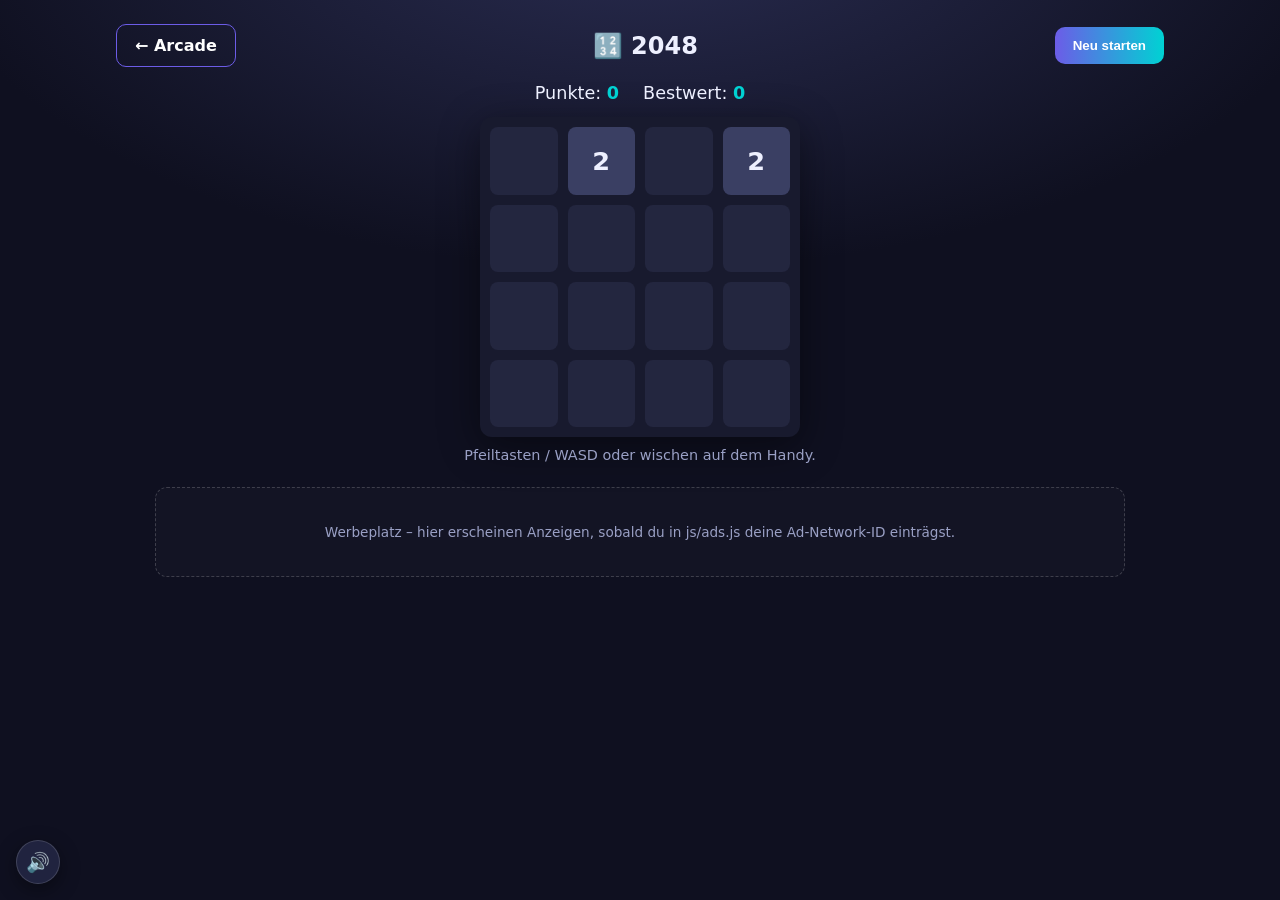
<file: games/2048.html>
<!DOCTYPE html>
<html lang="de">
<head>
  <meta charset="UTF-8" />
  <meta name="viewport" content="width=device-width, initial-scale=1.0" />
  <title>2048 – Pixel Arcade</title>
  <link rel="icon" href="data:image/svg+xml,<svg xmlns=%22http://www.w3.org/2000/svg%22 viewBox=%220 0 100 100%22><text y=%22.9em%22 font-size=%2290%22>🕹️</text></svg>">
  <link rel="stylesheet" href="../css/style.css" />
  <style>
    .board {
      width: 320px; height: 320px; margin: 0 auto;
      background: #181a2e; border-radius: 12px; padding: 10px;
      display: grid; grid-template-columns: repeat(4, 1fr);
      grid-template-rows: repeat(4, 1fr); gap: 10px;
      box-shadow: var(--shadow); touch-action: none;
    }
    .tile {
      display: flex; align-items: center; justify-content: center;
      border-radius: 8px; font-weight: 700; font-size: 1.6rem;
      background: #23263f; color: #eef0ff;
      transition: transform .08s ease;
    }
    .t2{background:#3a3f63}.t4{background:#475089}.t8{background:#6c5ce7}
    .t16{background:#8a5cf0}.t32{background:#b15cf0}.t64{background:#e84393}
    .t128{background:#00b894;font-size:1.4rem}.t256{background:#00cec9;font-size:1.4rem}
    .t512{background:#0984e3;font-size:1.4rem}.t1024{background:#fdcb6e;color:#222;font-size:1.2rem}
    .t2048{background:#f1c40f;color:#222;font-size:1.2rem}
  </style>
</head>
<body>
  <div class="container game-shell">
    <div class="topbar">
      <a class="btn secondary" href="../index.html">← Arcade</a>
      <h2>🔢 2048</h2>
      <button class="btn" id="restart">Neu starten</button>
    </div>

    <div class="hud">
      <div>Punkte: <b id="score">0</b></div>
      <div>Bestwert: <b id="best">0</b></div>
    </div>

    <div class="board" id="board"></div>
    <p class="controls-hint">Pfeiltasten / WASD oder wischen auf dem Handy.</p>

    <div class="overlay" id="overlay" style="max-width:340px;margin:16px auto;padding:18px;text-align:center;background:linear-gradient(160deg,var(--panel),var(--bg-2));border:1px solid var(--accent);border-radius:14px;display:none;">
      <h2>Game Over</h2>
      <p id="ovText" style="margin:10px 0;color:var(--muted);"></p>
      <button class="btn" onclick="init()">Nochmal</button>
    </div>

    <div class="ad-slot"></div>
  </div>

  <script src="../js/store.js"></script>
  <script src="../js/ads.js"></script>
  <script src="../js/sfx.js"></script>
  <script>
    const boardEl = document.getElementById("board");
    const scoreEl = document.getElementById("score");
    const bestEl = document.getElementById("best");
    let grid, score, best = +(localStorage.getItem("g2048_best") || 0);
    bestEl.textContent = best;

    function init() {
      grid = Array.from({ length: 4 }, () => Array(4).fill(0));
      score = 0;
      const ov = document.getElementById("overlay");
      if (ov) ov.style.display = "none";
      addTile(); addTile();
      render();
    }

    function addTile() {
      const empty = [];
      for (let r = 0; r < 4; r++) for (let c = 0; c < 4; c++) if (!grid[r][c]) empty.push([r, c]);
      if (!empty.length) return;
      const [r, c] = empty[(Math.random() * empty.length) | 0];
      grid[r][c] = Math.random() < 0.9 ? 2 : 4;
    }

    function render() {
      boardEl.innerHTML = "";
      for (let r = 0; r < 4; r++) for (let c = 0; c < 4; c++) {
        const v = grid[r][c];
        const div = document.createElement("div");
        div.className = "tile" + (v ? " t" + v : "");
        div.textContent = v || "";
        boardEl.appendChild(div);
      }
      scoreEl.textContent = score;
      if (score > best) { best = score; localStorage.setItem("g2048_best", best); bestEl.textContent = best; }
    }

    function slide(row) {
      let arr = row.filter(v => v);
      for (let i = 0; i < arr.length - 1; i++) {
        if (arr[i] === arr[i + 1]) { arr[i] *= 2; score += arr[i]; arr[i + 1] = 0; }
      }
      arr = arr.filter(v => v);
      while (arr.length < 4) arr.push(0);
      return arr;
    }

    function rotate(g) {
      const n = Array.from({ length: 4 }, () => Array(4).fill(0));
      for (let r = 0; r < 4; r++) for (let c = 0; c < 4; c++) n[c][3 - r] = g[r][c];
      return n;
    }

    function move(dir) {
      const before = JSON.stringify(grid);
      // dir: 0=left,1=up,2=right,3=down -> rotate so we always slide left
      for (let i = 0; i < dir; i++) grid = rotate(grid);
      const scoreBefore = score;
      grid = grid.map(slide);
      for (let i = 0; i < (4 - dir) % 4; i++) grid = rotate(grid);

      if (JSON.stringify(grid) !== before) {
        if (score > scoreBefore) SFX.match(); else SFX.click();
        addTile(); render();
        if (isGameOver()) {
          SFX.die();
          document.getElementById("ovText").textContent = "Punkte: " + score + " · Bestwert: " + best;
          document.getElementById("overlay").style.display = "block";
        }
      }
    }

    function isGameOver() {
      for (let r = 0; r < 4; r++) for (let c = 0; c < 4; c++) {
        if (!grid[r][c]) return false;
        if (c < 3 && grid[r][c] === grid[r][c + 1]) return false;
        if (r < 3 && grid[r][c] === grid[r + 1][c]) return false;
      }
      return true;
    }

    document.addEventListener("keydown", (e) => {
      const k = e.key.toLowerCase();
      if (k === "arrowleft" || k === "a") { move(0); e.preventDefault(); }
      else if (k === "arrowup" || k === "w") { move(1); e.preventDefault(); }
      else if (k === "arrowright" || k === "d") { move(2); e.preventDefault(); }
      else if (k === "arrowdown" || k === "s") { move(3); e.preventDefault(); }
    });

    let tStart = null;
    boardEl.addEventListener("touchstart", (e) => {
      tStart = { x: e.touches[0].clientX, y: e.touches[0].clientY };
    }, { passive: true });
    boardEl.addEventListener("touchend", (e) => {
      if (!tStart) return;
      const dx = e.changedTouches[0].clientX - tStart.x;
      const dy = e.changedTouches[0].clientY - tStart.y;
      if (Math.max(Math.abs(dx), Math.abs(dy)) < 20) { tStart = null; return; }
      if (Math.abs(dx) > Math.abs(dy)) move(dx > 0 ? 2 : 0);
      else move(dy > 0 ? 3 : 1);
      tStart = null;
    });

    document.getElementById("restart").addEventListener("click", init);
    init();
  </script>
</body>
</html>
</file>
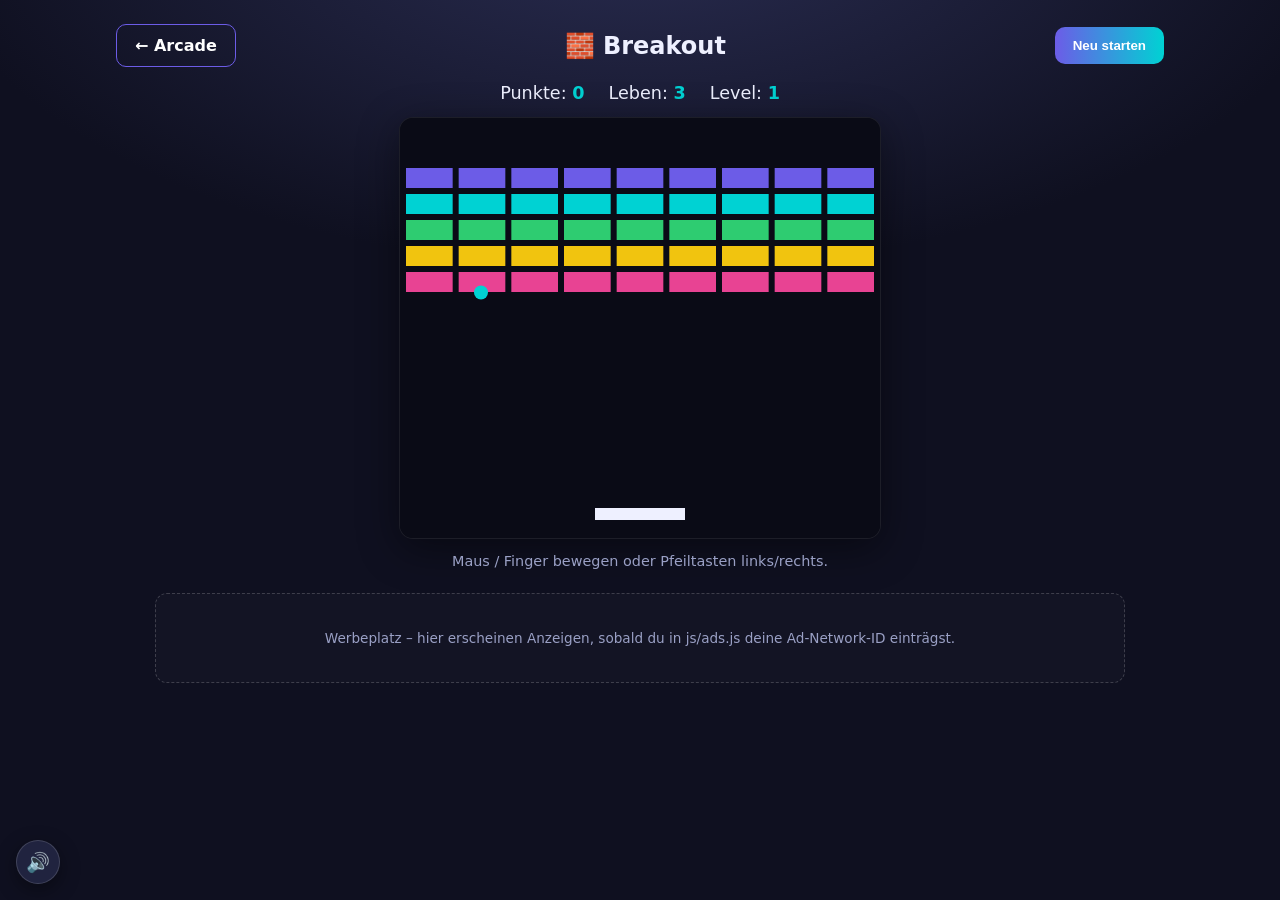
<file: games/breakout.html>
<!DOCTYPE html>
<html lang="de">
<head>
  <meta charset="UTF-8" />
  <meta name="viewport" content="width=device-width, initial-scale=1.0" />
  <title>Breakout – Pixel Arcade</title>
  <link rel="icon" href="data:image/svg+xml,<svg xmlns=%22http://www.w3.org/2000/svg%22 viewBox=%220 0 100 100%22><text y=%22.9em%22 font-size=%2290%22>🕹️</text></svg>">
  <link rel="stylesheet" href="../css/style.css" />
</head>
<body>
  <div class="container game-shell">
    <div class="topbar">
      <a class="btn secondary" href="../index.html">← Arcade</a>
      <h2>🧱 Breakout</h2>
      <button class="btn" id="restart">Neu starten</button>
    </div>

    <div class="hud">
      <div>Punkte: <b id="score">0</b></div>
      <div>Leben: <b id="lives">3</b></div>
      <div>Level: <b id="level">1</b></div>
    </div>

    <canvas id="game" width="480" height="420"></canvas>
    <p class="controls-hint">Maus / Finger bewegen oder Pfeiltasten links/rechts.</p>

    <div class="ad-slot"></div>
  </div>

  <script src="../js/store.js"></script>
  <script src="../js/ads.js"></script>
  <script src="../js/sfx.js"></script>
  <script>
    const canvas = document.getElementById("game");
    const ctx = canvas.getContext("2d");
    const W = canvas.width, H = canvas.height;
    const scoreEl = document.getElementById("score");
    const livesEl = document.getElementById("lives");
    const levelEl = document.getElementById("level");

    const ROWS = 5, COLS = 9, BRICK_H = 20, PAD = 6, TOP = 50;
    const COLORS = ["#6c5ce7", "#00d2d3", "#2ecc71", "#f1c40f", "#e84393"];

    let paddle, ball, bricks, score, lives, level, running, leftKey, rightKey;

    function makeBricks() {
      bricks = [];
      const bw = (W - PAD * (COLS + 1)) / COLS;
      for (let r = 0; r < ROWS; r++)
        for (let c = 0; c < COLS; c++)
          bricks.push({
            x: PAD + c * (bw + PAD), y: TOP + r * (BRICK_H + PAD),
            w: bw, h: BRICK_H, color: COLORS[r % COLORS.length], alive: true
          });
    }

    function resetBall() {
      ball = { x: W / 2, y: H - 60, r: 7, vx: 3 * (Math.random() > .5 ? 1 : -1), vy: -3.5 };
      paddle = { w: 90, h: 12, x: W / 2 - 45, y: H - 30, speed: 7 };
    }

    function reset() {
      score = 0; lives = 3; level = 1;
      running = true;
      makeBricks(); resetBall(); updateHud();
    }

    function nextLevel() {
      level++; ball.vx *= 1.12; ball.vy *= 1.12;
      makeBricks(); resetBall();
      ball.vx *= 1 + level * 0.05; ball.vy *= 1 + level * 0.05;
      updateHud();
    }

    function updateHud() {
      scoreEl.textContent = score;
      livesEl.textContent = lives;
      levelEl.textContent = level;
    }

    let rafId = null;

    function step() {
      if (!running) { rafId = null; return; }

      if (leftKey) paddle.x -= paddle.speed;
      if (rightKey) paddle.x += paddle.speed;
      paddle.x = Math.max(0, Math.min(W - paddle.w, paddle.x));

      ball.x += ball.vx; ball.y += ball.vy;

      if (ball.x < ball.r || ball.x > W - ball.r) ball.vx *= -1;
      if (ball.y < ball.r) ball.vy *= -1;

      // Paddle
      if (ball.y + ball.r >= paddle.y && ball.y < paddle.y + paddle.h &&
          ball.x > paddle.x && ball.x < paddle.x + paddle.w && ball.vy > 0) {
        const hit = (ball.x - (paddle.x + paddle.w / 2)) / (paddle.w / 2);
        const speed = Math.hypot(ball.vx, ball.vy);
        ball.vx = hit * speed * 0.8;
        ball.vy = -Math.sqrt(Math.max(1, speed * speed - ball.vx * ball.vx));
      }

      // Bricks
      for (const b of bricks) {
        if (!b.alive) continue;
        if (ball.x > b.x && ball.x < b.x + b.w && ball.y > b.y && ball.y < b.y + b.h) {
          b.alive = false; score += 10; updateHud();
          SFX.hit();
          ball.vy *= -1;
          break;
        }
      }

      if (bricks.every(b => !b.alive)) { nextLevel(); }

      // Ball lost
      if (ball.y > H) {
        lives--; updateHud();
        if (lives <= 0) { running = false; SFX.die(); }
        else { SFX.score(); resetBall(); }
      }

      draw();
      rafId = requestAnimationFrame(step);
    }

    function draw() {
      ctx.fillStyle = "#0a0b16";
      ctx.fillRect(0, 0, W, H);

      bricks.forEach(b => {
        if (!b.alive) return;
        ctx.fillStyle = b.color;
        ctx.fillRect(b.x, b.y, b.w, b.h);
      });

      ctx.fillStyle = "#eef0ff";
      ctx.fillRect(paddle.x, paddle.y, paddle.w, paddle.h);

      ctx.beginPath();
      ctx.fillStyle = "#00d2d3";
      ctx.arc(ball.x, ball.y, ball.r, 0, Math.PI * 2);
      ctx.fill();

      if (!running) {
        ctx.fillStyle = "rgba(0,0,0,.6)";
        ctx.fillRect(0, 0, W, H);
        ctx.fillStyle = "#fff";
        ctx.textAlign = "center";
        ctx.font = "bold 28px sans-serif";
        ctx.fillText("Game Over", W / 2, H / 2 - 10);
        ctx.font = "16px sans-serif";
        ctx.fillText("Punkte: " + score, W / 2, H / 2 + 20);
      }
    }

    // Controls
    canvas.addEventListener("mousemove", (e) => {
      const rect = canvas.getBoundingClientRect();
      const scale = W / rect.width;
      paddle.x = (e.clientX - rect.left) * scale - paddle.w / 2;
    });
    canvas.addEventListener("touchmove", (e) => {
      const rect = canvas.getBoundingClientRect();
      const scale = W / rect.width;
      paddle.x = (e.touches[0].clientX - rect.left) * scale - paddle.w / 2;
      e.preventDefault();
    }, { passive: false });
    document.addEventListener("keydown", (e) => {
      if (e.key === "ArrowLeft") leftKey = true;
      if (e.key === "ArrowRight") rightKey = true;
    });
    document.addEventListener("keyup", (e) => {
      if (e.key === "ArrowLeft") leftKey = false;
      if (e.key === "ArrowRight") rightKey = false;
    });

    document.getElementById("restart").addEventListener("click", () => {
      if (rafId !== null) cancelAnimationFrame(rafId);
      rafId = null;
      reset(); step();
    });

    reset();
    step();
  </script>
</body>
</html>
</file>
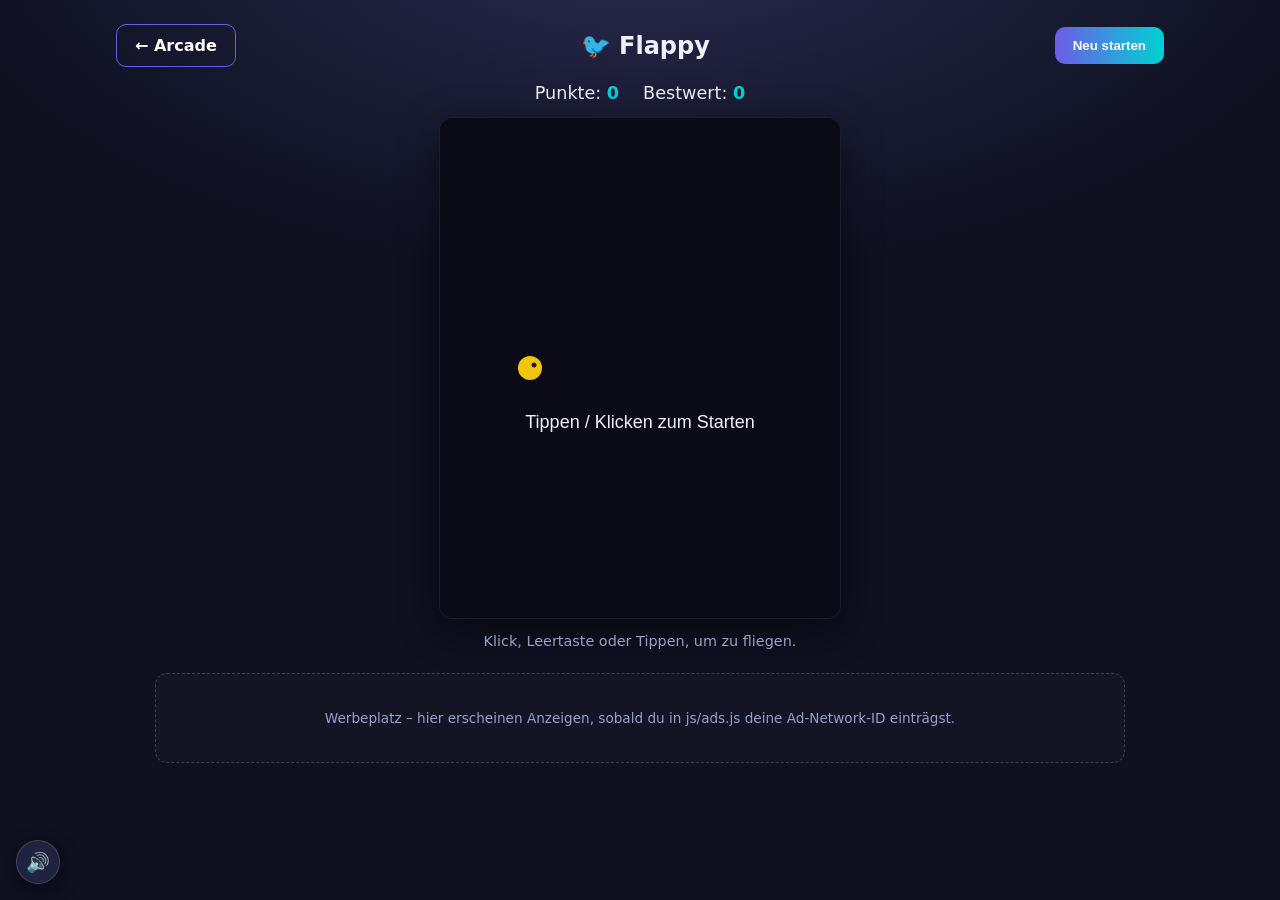
<file: games/flappy.html>
<!DOCTYPE html>
<html lang="de">
<head>
  <meta charset="UTF-8" />
  <meta name="viewport" content="width=device-width, initial-scale=1.0" />
  <title>Flappy – Pixel Arcade</title>
  <link rel="icon" href="data:image/svg+xml,<svg xmlns=%22http://www.w3.org/2000/svg%22 viewBox=%220 0 100 100%22><text y=%22.9em%22 font-size=%2290%22>🕹️</text></svg>">
  <link rel="stylesheet" href="../css/style.css" />
</head>
<body>
  <div class="container game-shell">
    <div class="topbar">
      <a class="btn secondary" href="../index.html">← Arcade</a>
      <h2>🐦 Flappy</h2>
      <button class="btn" id="restart">Neu starten</button>
    </div>

    <div class="hud">
      <div>Punkte: <b id="score">0</b></div>
      <div>Bestwert: <b id="best">0</b></div>
    </div>

    <canvas id="game" width="400" height="500"></canvas>
    <p class="controls-hint">Klick, Leertaste oder Tippen, um zu fliegen.</p>

    <div class="ad-slot"></div>
  </div>

  <script src="../js/store.js"></script>
  <script src="../js/ads.js"></script>
  <script src="../js/sfx.js"></script>
  <script>
    const canvas = document.getElementById("game");
    const ctx = canvas.getContext("2d");
    const W = canvas.width, H = canvas.height;
    const scoreEl = document.getElementById("score");
    const bestEl = document.getElementById("best");

    const GRAV = 0.45, FLAP = -7.5, GAP = 140, PIPE_W = 60, SPEED = 2.4;
    let bird, pipes, score, running, started, frame;
    let best = +(localStorage.getItem("flappy_best") || 0);
    bestEl.textContent = best;

    function reset() {
      bird = { x: 90, y: H / 2, r: 12, v: 0 };
      pipes = [];
      score = 0; running = true; started = false; frame = 0;
      scoreEl.textContent = 0;
    }

    function flap() {
      if (!running) { reset(); return; }
      started = true;
      bird.v = FLAP;
      SFX.click();
    }

    function spawnPipe() {
      const min = 60, max = H - GAP - 60;
      const top = min + Math.random() * (max - min);
      pipes.push({ x: W, top, passed: false });
    }

    function step() {
      const wasRunning = running;
      ctx.fillStyle = "#0a0b16";
      ctx.fillRect(0, 0, W, H);

      if (started && running) {
        bird.v += GRAV;
        bird.y += bird.v;
        frame++;
        if (frame % 95 === 0) spawnPipe();
      }

      // pipes
      for (const p of pipes) {
        if (started && running) p.x -= SPEED;
        ctx.fillStyle = "#2ecc71";
        ctx.fillRect(p.x, 0, PIPE_W, p.top);
        ctx.fillRect(p.x, p.top + GAP, PIPE_W, H - p.top - GAP);

        if (!p.passed && p.x + PIPE_W < bird.x) {
          p.passed = true; score++; scoreEl.textContent = score; SFX.score();
        }
        // collision
        if (bird.x + bird.r > p.x && bird.x - bird.r < p.x + PIPE_W &&
            (bird.y - bird.r < p.top || bird.y + bird.r > p.top + GAP)) {
          running = false;
        }
      }
      pipes = pipes.filter(p => p.x + PIPE_W > 0);

      if (bird.y + bird.r > H || bird.y - bird.r < 0) running = false;

      if (wasRunning && !running) SFX.die();

      // bird
      ctx.beginPath();
      ctx.fillStyle = "#f1c40f";
      ctx.arc(bird.x, bird.y, bird.r, 0, Math.PI * 2);
      ctx.fill();
      ctx.beginPath();
      ctx.fillStyle = "#222";
      ctx.arc(bird.x + 4, bird.y - 3, 2.5, 0, Math.PI * 2);
      ctx.fill();

      if (!started && running) {
        ctx.fillStyle = "#eef0ff";
        ctx.textAlign = "center";
        ctx.font = "18px sans-serif";
        ctx.fillText("Tippen / Klicken zum Starten", W / 2, H / 2 + 60);
      }

      if (!running) {
        if (score > best) { best = score; localStorage.setItem("flappy_best", best); bestEl.textContent = best; }
        ctx.fillStyle = "rgba(0,0,0,.6)";
        ctx.fillRect(0, 0, W, H);
        ctx.fillStyle = "#fff";
        ctx.textAlign = "center";
        ctx.font = "bold 28px sans-serif";
        ctx.fillText("Game Over", W / 2, H / 2 - 10);
        ctx.font = "16px sans-serif";
        ctx.fillText("Punkte: " + score + " · klick für neu", W / 2, H / 2 + 20);
      }

      requestAnimationFrame(step);
    }

    canvas.addEventListener("mousedown", flap);
    canvas.addEventListener("touchstart", (e) => { flap(); e.preventDefault(); }, { passive: false });
    document.addEventListener("keydown", (e) => {
      if (e.code === "Space") { flap(); e.preventDefault(); }
    });
    document.getElementById("restart").addEventListener("click", reset);

    reset();
    step();
  </script>
</body>
</html>
</file>
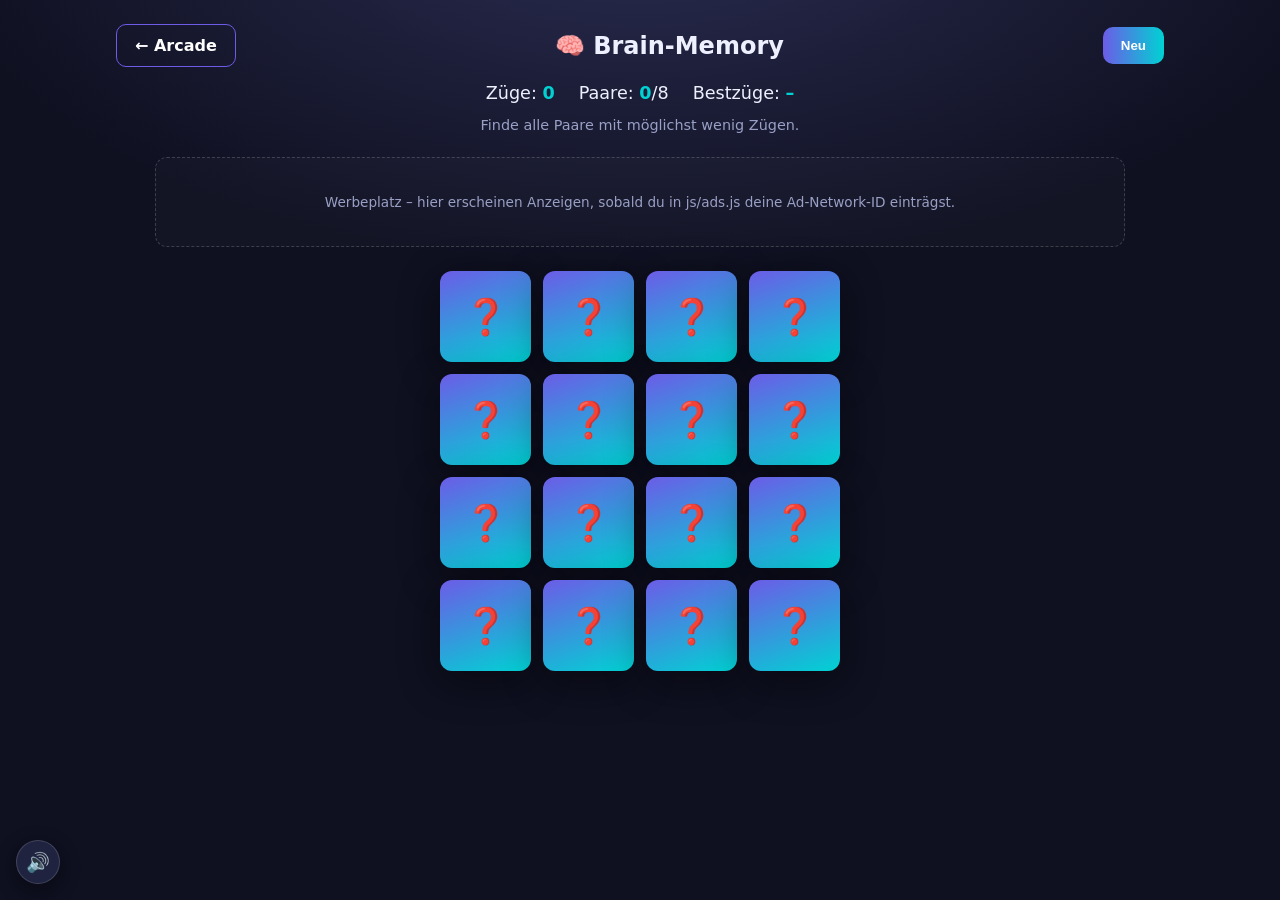
<file: games/memory.html>
<!DOCTYPE html>
<html lang="de">
<head>
  <meta charset="UTF-8" />
  <meta name="viewport" content="width=device-width, initial-scale=1.0" />
  <title>Brain-Memory – Pixel Arcade</title>
  <link rel="icon" href="data:image/svg+xml,<svg xmlns=%22http://www.w3.org/2000/svg%22 viewBox=%220 0 100 100%22><text y=%22.9em%22 font-size=%2290%22>🕹️</text></svg>">
  <link rel="stylesheet" href="../css/style.css" />
  <style>
    .board {
      display:grid; grid-template-columns:repeat(4,1fr); gap:12px;
      max-width:400px; margin:0 auto; touch-action:manipulation;
    }
    .card3d { aspect-ratio:1; perspective:600px; }
    .inner {
      position:relative; width:100%; height:100%; cursor:pointer;
      transform-style:preserve-3d; transition:transform .4s ease;
    }
    .card3d.flipped .inner, .card3d.matched .inner { transform:rotateY(180deg); }
    .face {
      position:absolute; inset:0; backface-visibility:hidden;
      display:flex; align-items:center; justify-content:center;
      border-radius:12px; font-size:2.2rem; box-shadow:var(--shadow);
    }
    .front { background:linear-gradient(160deg,var(--accent),var(--accent-2)); }
    .back {
      background:#181a2e; border:1px solid rgba(255,255,255,.08);
      transform:rotateY(180deg);
    }
    .card3d.matched .back { border-color:var(--good); opacity:.7; }
    .overlay {
      max-width:400px; margin:16px auto; padding:18px; text-align:center;
      background:linear-gradient(160deg,var(--panel),var(--bg-2));
      border:1px solid var(--accent); border-radius:14px; display:none;
    }
    .overlay.show { display:block; }
  </style>
</head>
<body>
  <div class="container game-shell">
    <div class="topbar">
      <a class="btn secondary" href="../index.html">← Arcade</a>
      <h2>🧠 Brain-Memory</h2>
      <button class="btn" id="restart">Neu</button>
    </div>

    <div class="hud">
      <div>Züge: <b id="moves">0</b></div>
      <div>Paare: <b id="pairs">0</b>/8</div>
      <div>Bestzüge: <b id="best">–</b></div>
    </div>
    <p class="controls-hint">Finde alle Paare mit möglichst wenig Zügen.</p>

    <div class="ad-slot"></div>

    <div class="board" id="board"></div>

    <div class="overlay" id="overlay">
      <h2>Geschafft! 🎉</h2>
      <p id="ovText" style="margin:10px 0;color:var(--muted);"></p>
    </div>
  </div>

  <script src="../js/store.js"></script>
  <script src="../js/ads.js"></script>
  <script src="../js/sfx.js"></script>
  <script>
    const ICONS=["🧠","🐭","🧀","🔬","🚀","🌍","💡","🔨"];
    const boardEl=document.getElementById("board");
    const movesEl=document.getElementById("moves");
    const pairsEl=document.getElementById("pairs");
    const bestEl=document.getElementById("best");
    const overlay=document.getElementById("overlay");
    let deck=[], first=null, lock=false, moves=0, pairs=0;
    let best=localStorage.getItem("memory_best");
    bestEl.textContent = best ? best : "–";

    function shuffle(a){
      for(let i=a.length-1;i>0;i--){ const j=(Math.random()*(i+1))|0; [a[i],a[j]]=[a[j],a[i]]; }
      return a;
    }

    function init(){
      deck=shuffle([...ICONS,...ICONS]);
      first=null; lock=false; moves=0; pairs=0;
      movesEl.textContent=0; pairsEl.textContent=0;
      overlay.classList.remove("show");
      boardEl.innerHTML="";
      deck.forEach((icon,idx)=>{
        const c=document.createElement("div");
        c.className="card3d"; c.dataset.icon=icon; c.dataset.idx=idx;
        c.innerHTML='<div class="inner"><div class="face front">❓</div>'+
                    '<div class="face back">'+icon+'</div></div>';
        c.addEventListener("click",()=>flip(c));
        boardEl.appendChild(c);
      });
    }

    function flip(c){
      if(lock || c.classList.contains("flipped") || c.classList.contains("matched")) return;
      c.classList.add("flipped");
      if(!first){ first=c; SFX.click(); return; }
      moves++; movesEl.textContent=moves;
      if(first.dataset.icon===c.dataset.icon){
        first.classList.add("matched"); c.classList.add("matched");
        first=null; pairs++; pairsEl.textContent=pairs;
        SFX.match();
        if(pairs===ICONS.length) win();
      } else {
        lock=true;
        const a=first; first=null;
        setTimeout(()=>{ a.classList.remove("flipped"); c.classList.remove("flipped"); lock=false; },800);
      }
    }

    function win(){
      SFX.win();
      if(!best || moves<+best){ best=moves; localStorage.setItem("memory_best",best); bestEl.textContent=best; }
      document.getElementById("ovText").textContent="In "+moves+" Zügen gelöst! Bestwert: "+best;
      overlay.classList.add("show");
    }

    document.getElementById("restart").addEventListener("click",init);
    init();
  </script>
</body>
</html>
</file>
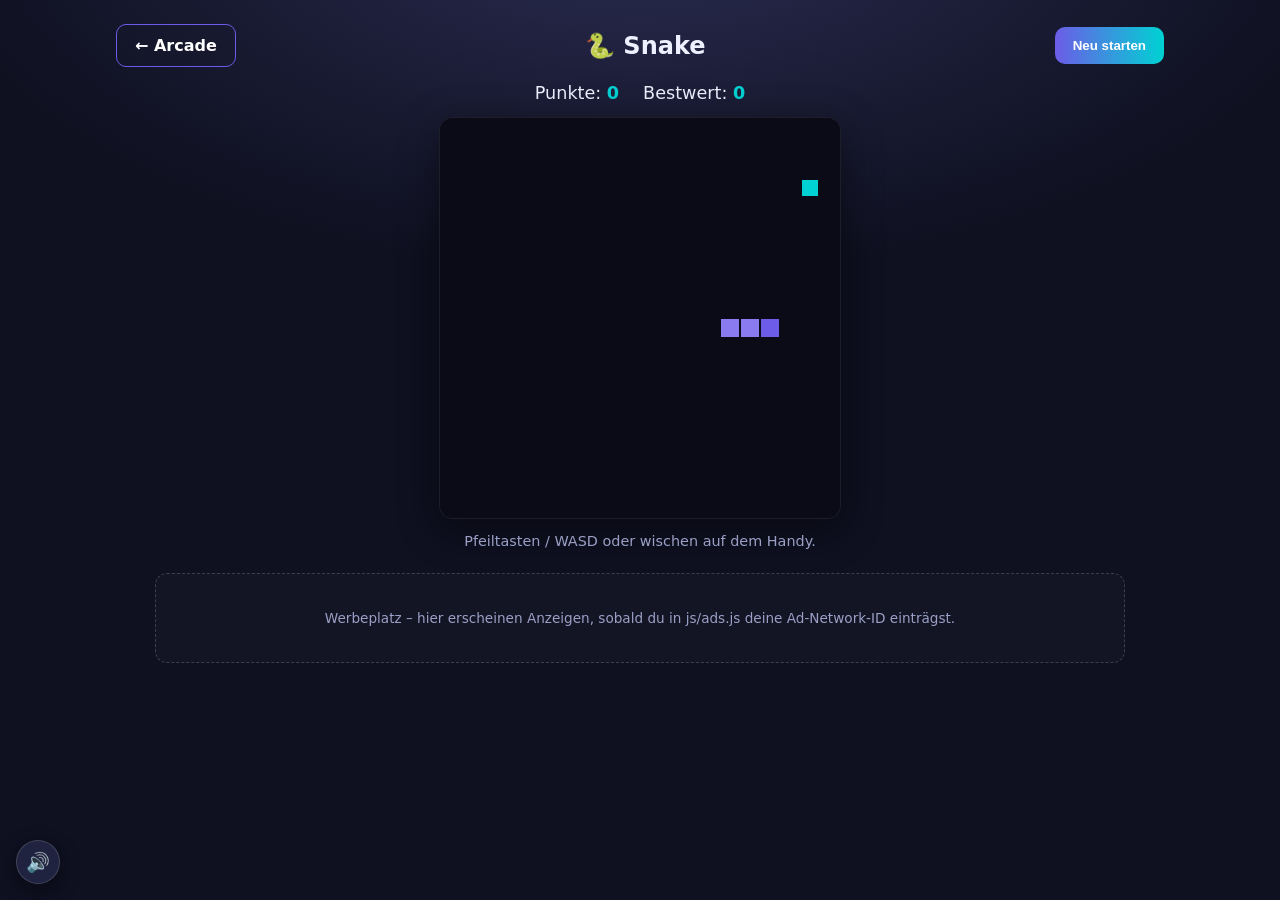
<file: games/snake.html>
<!DOCTYPE html>
<html lang="de">
<head>
  <meta charset="UTF-8" />
  <meta name="viewport" content="width=device-width, initial-scale=1.0" />
  <title>Snake – Pixel Arcade</title>
  <link rel="icon" href="data:image/svg+xml,<svg xmlns=%22http://www.w3.org/2000/svg%22 viewBox=%220 0 100 100%22><text y=%22.9em%22 font-size=%2290%22>🕹️</text></svg>">
  <link rel="stylesheet" href="../css/style.css" />
</head>
<body>
  <div class="container game-shell">
    <div class="topbar">
      <a class="btn secondary" href="../index.html">← Arcade</a>
      <h2>🐍 Snake</h2>
      <button class="btn" id="restart">Neu starten</button>
    </div>

    <div class="hud">
      <div>Punkte: <b id="score">0</b></div>
      <div>Bestwert: <b id="best">0</b></div>
    </div>

    <canvas id="game" width="400" height="400"></canvas>
    <p class="controls-hint">Pfeiltasten / WASD oder wischen auf dem Handy.</p>

    <div class="ad-slot"></div>
  </div>

  <script src="../js/store.js"></script>
  <script src="../js/ads.js"></script>
  <script src="../js/sfx.js"></script>
  <script>
    const canvas = document.getElementById("game");
    const ctx = canvas.getContext("2d");
    const GRID = 20, CELLS = canvas.width / GRID;
    const scoreEl = document.getElementById("score");
    const bestEl = document.getElementById("best");

    let snake, dir, nextDir, food, score, alive, tickMs, loop;
    let best = +(localStorage.getItem("snake_best") || 0);
    bestEl.textContent = best;

    function reset() {
      snake = [{ x: 8, y: 10 }, { x: 7, y: 10 }, { x: 6, y: 10 }];
      dir = { x: 1, y: 0 };
      nextDir = dir;
      score = 0;
      alive = true;
      tickMs = 120;
      placeFood();
      scoreEl.textContent = score;
      clearInterval(loop);
      loop = setInterval(tick, tickMs);
    }

    function placeFood() {
      do {
        food = { x: (Math.random() * CELLS) | 0, y: (Math.random() * CELLS) | 0 };
      } while (snake.some(s => s.x === food.x && s.y === food.y));
    }

    function tick() {
      if (!alive) return;
      dir = nextDir;
      const head = { x: snake[0].x + dir.x, y: snake[0].y + dir.y };

      if (head.x < 0 || head.y < 0 || head.x >= CELLS || head.y >= CELLS ||
          snake.some(s => s.x === head.x && s.y === head.y)) {
        gameOver();
        return;
      }

      snake.unshift(head);
      if (head.x === food.x && head.y === food.y) {
        score += 10;
        scoreEl.textContent = score;
        SFX.eat();
        placeFood();
        if (tickMs > 60) { tickMs -= 3; clearInterval(loop); loop = setInterval(tick, tickMs); }
      } else {
        snake.pop();
      }
      draw();
    }

    function draw() {
      ctx.fillStyle = "#0a0b16";
      ctx.fillRect(0, 0, canvas.width, canvas.height);

      ctx.fillStyle = "#00d2d3";
      ctx.fillRect(food.x * GRID + 2, food.y * GRID + 2, GRID - 4, GRID - 4);

      snake.forEach((s, i) => {
        ctx.fillStyle = i === 0 ? "#6c5ce7" : "#8a7bf0";
        ctx.fillRect(s.x * GRID + 1, s.y * GRID + 1, GRID - 2, GRID - 2);
      });
    }

    function gameOver() {
      alive = false;
      clearInterval(loop);
      SFX.die();
      if (score > best) { best = score; localStorage.setItem("snake_best", best); bestEl.textContent = best; }
      ctx.fillStyle = "rgba(0,0,0,.6)";
      ctx.fillRect(0, 0, canvas.width, canvas.height);
      ctx.fillStyle = "#fff";
      ctx.font = "bold 28px sans-serif";
      ctx.textAlign = "center";
      ctx.fillText("Game Over", canvas.width / 2, canvas.height / 2 - 10);
      ctx.font = "16px sans-serif";
      ctx.fillText("Punkte: " + score, canvas.width / 2, canvas.height / 2 + 20);
    }

    function setDir(x, y) {
      if (x === -dir.x && y === -dir.y) return; // kein 180°-Turn
      nextDir = { x, y };
    }

    document.addEventListener("keydown", (e) => {
      const k = e.key.toLowerCase();
      if (k === "arrowup" || k === "w") setDir(0, -1);
      else if (k === "arrowdown" || k === "s") setDir(0, 1);
      else if (k === "arrowleft" || k === "a") setDir(-1, 0);
      else if (k === "arrowright" || k === "d") setDir(1, 0);
    });

    // Touch / Swipe
    let tStart = null;
    canvas.addEventListener("touchstart", (e) => {
      tStart = { x: e.touches[0].clientX, y: e.touches[0].clientY };
    }, { passive: true });
    canvas.addEventListener("touchend", (e) => {
      if (!tStart) return;
      const dx = e.changedTouches[0].clientX - tStart.x;
      const dy = e.changedTouches[0].clientY - tStart.y;
      if (Math.abs(dx) > Math.abs(dy)) setDir(dx > 0 ? 1 : -1, 0);
      else setDir(0, dy > 0 ? 1 : -1);
      tStart = null;
    });

    document.getElementById("restart").addEventListener("click", reset);
    reset();
  </script>
</body>
</html>
</file>
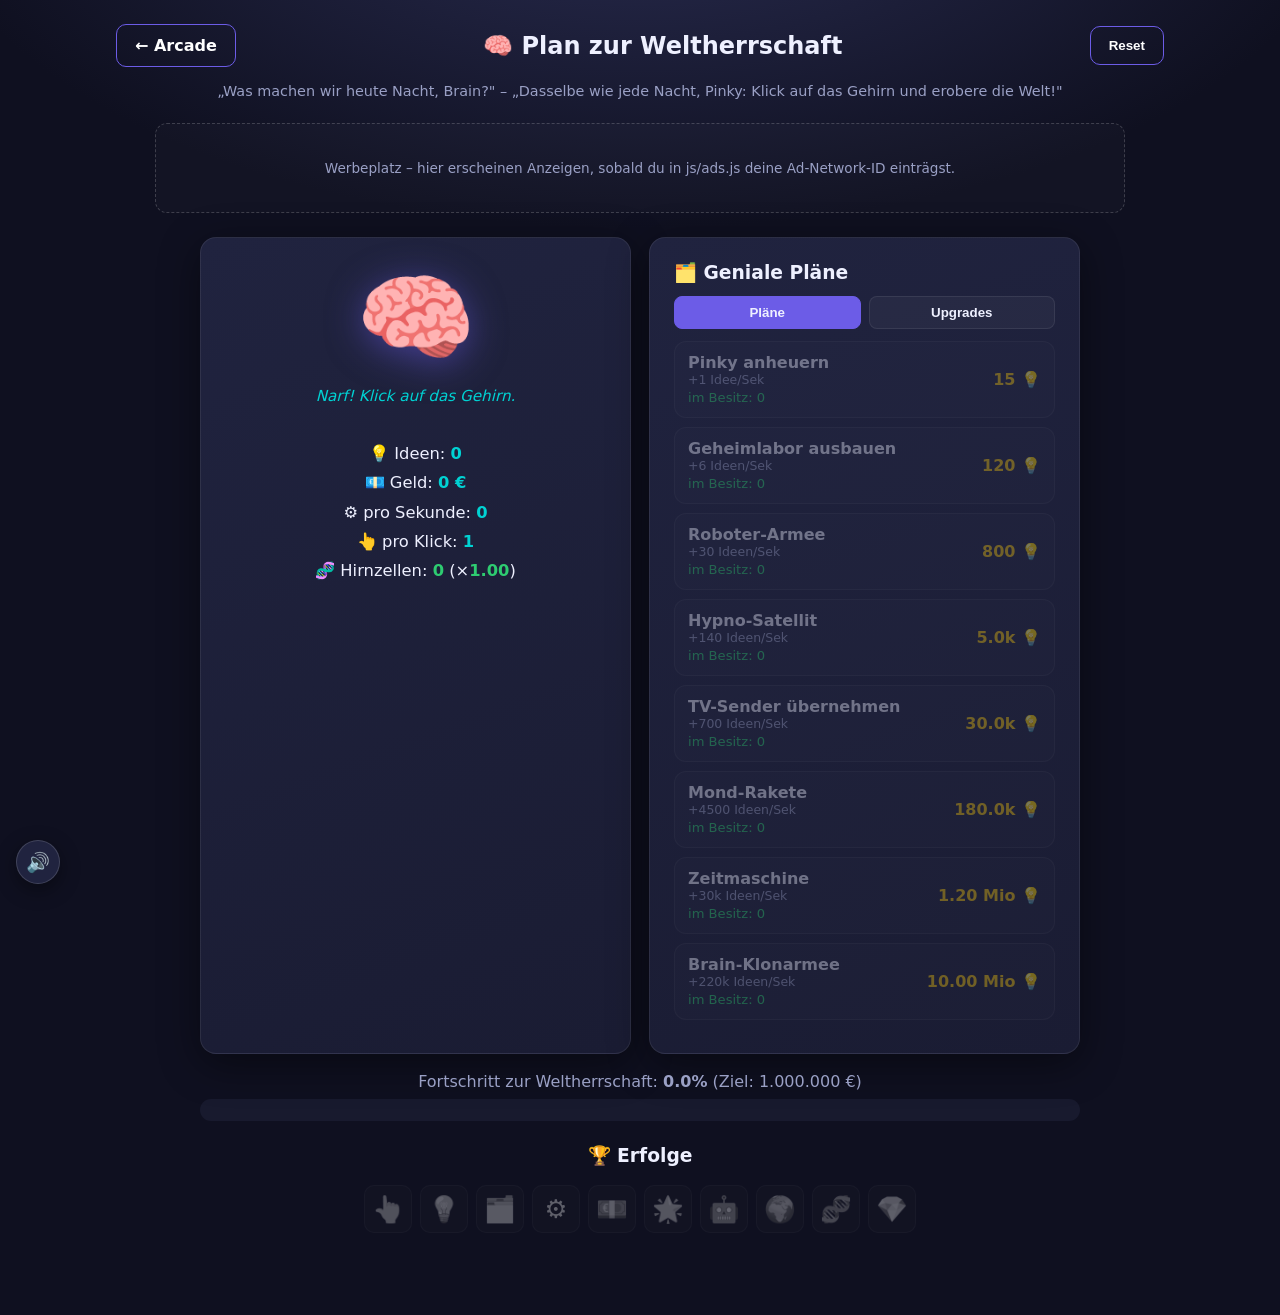
<file: games/weltherrschaft.html>
<!DOCTYPE html>
<html lang="de">
<head>
  <meta charset="UTF-8" />
  <meta name="viewport" content="width=device-width, initial-scale=1.0" />
  <title>Plan zur Weltherrschaft – Pixel Arcade</title>
  <link rel="icon" href="data:image/svg+xml,<svg xmlns=%22http://www.w3.org/2000/svg%22 viewBox=%220 0 100 100%22><text y=%22.9em%22 font-size=%2290%22>🕹️</text></svg>">
  <link rel="stylesheet" href="../css/style.css" />
  <style>
    .lab {
      max-width: 880px; margin: 0 auto; display: grid;
      grid-template-columns: 1fr 1fr; gap: 18px;
    }
    @media (max-width: 760px) { .lab { grid-template-columns: 1fr; } }

    .brain-panel {
      background: linear-gradient(160deg, var(--panel), var(--bg-2));
      border: 1px solid rgba(255,255,255,.08); border-radius: 16px;
      padding: 24px; text-align: center; box-shadow: var(--shadow);
    }
    .brain {
      font-size: 6rem; cursor: pointer; user-select: none;
      transition: transform .05s ease; display: inline-block;
      filter: drop-shadow(0 6px 18px rgba(108,92,231,.5));
    }
    .brain:active { transform: scale(.9); }
    .speech {
      min-height: 44px; margin: 12px auto 0; max-width: 320px;
      font-style: italic; color: var(--accent-2); font-size: .95rem;
    }
    .stats { font-size: 1.02rem; line-height: 1.8; margin-top: 8px; }
    .stats b { color: var(--accent-2); }
    .mult { color: var(--good) !important; }

    .shop { text-align: left; }
    .shop h3 { margin-bottom: 12px; }
    .tabs { display:flex; gap:8px; margin-bottom:12px; }
    .tabs button {
      flex:1; background:rgba(255,255,255,.04); border:1px solid rgba(255,255,255,.08);
      color:var(--text); padding:8px; border-radius:8px; cursor:pointer; font-weight:600;
    }
    .tabs button.active { background:var(--accent); border-color:var(--accent); }
    .upgrade {
      background: rgba(255,255,255,.03); border: 1px solid rgba(255,255,255,.08);
      border-radius: 12px; padding: 11px 13px; margin-bottom: 9px;
      display: flex; justify-content: space-between; align-items: center; gap: 10px;
      cursor: pointer; transition: border-color .15s ease, opacity .15s ease;
    }
    .upgrade:hover { border-color: var(--accent); }
    .upgrade.locked { opacity: .4; cursor: not-allowed; }
    .upgrade .info small { color: var(--muted); display: block; font-size: .78rem; }
    .upgrade .cost { white-space: nowrap; font-weight: 700; color: var(--warn); }
    .upgrade .owned { color: var(--good); font-size: .82rem; }

    .progress-wrap { margin: 18px auto; max-width: 880px; }
    .bar { height: 22px; background: #181a2e; border-radius: 11px; overflow: hidden; }
    .bar > div {
      height: 100%; width: 0%;
      background: linear-gradient(90deg, var(--accent), var(--accent-2));
      transition: width .3s ease;
    }
    .win {
      max-width: 880px; margin: 18px auto; padding: 18px;
      background: linear-gradient(160deg, #2d1b4e, #1a1c33);
      border: 1px solid var(--accent); border-radius: 14px; text-align: center;
      display: none;
    }
    .win.show { display: block; }

    .ach-grid { display:flex; flex-wrap:wrap; gap:8px; justify-content:center; max-width:880px; margin:18px auto; }
    .ach {
      font-size:1.6rem; width:48px; height:48px; display:flex; align-items:center;
      justify-content:center; border-radius:10px; background:rgba(255,255,255,.03);
      border:1px solid rgba(255,255,255,.08); filter:grayscale(1) opacity(.35);
      transition: filter .3s ease, transform .2s ease; cursor:default;
    }
    .ach.got { filter:none; transform:scale(1.05); border-color:var(--good); }

    #golden {
      position:fixed; font-size:2.4rem; cursor:pointer; z-index:50;
      display:none; user-select:none; filter:drop-shadow(0 0 12px gold);
      animation: float 1.2s ease-in-out infinite alternate;
    }
    @keyframes float { from{transform:translateY(0)} to{transform:translateY(-12px)} }

    .float-num {
      position:fixed; pointer-events:none; color:var(--accent-2); font-weight:700;
      font-size:1.1rem; z-index:40; animation: rise 1s ease-out forwards;
    }
    @keyframes rise { from{opacity:1;transform:translateY(0)} to{opacity:0;transform:translateY(-50px)} }

    .toast {
      position:fixed; bottom:20px; left:50%; transform:translateX(-50%);
      background:var(--accent); color:#fff; padding:12px 18px; border-radius:10px;
      box-shadow:var(--shadow); z-index:60; opacity:0; transition:opacity .3s ease;
      font-weight:600; text-align:center;
    }
    .toast.show { opacity:1; }
    .btn.prestige { background: linear-gradient(90deg,#f1c40f,#e84393); }
  </style>
</head>
<body>
  <div class="container game-shell">
    <div class="topbar">
      <a class="btn secondary" href="../index.html">← Arcade</a>
      <h2>🧠 Plan zur Weltherrschaft</h2>
      <button class="btn secondary" id="reset">Reset</button>
    </div>
    <p class="controls-hint" style="margin-bottom:18px;">
      „Was machen wir heute Nacht, Brain?" – „Dasselbe wie jede Nacht, Pinky:
      Klick auf das Gehirn und erobere die Welt!"
    </p>

    <div class="ad-slot"></div>

    <div class="lab">
      <div class="brain-panel">
        <div class="brain" id="brain" title="Klick mich!">🧠</div>
        <div class="speech" id="speech">Narf! Klick auf das Gehirn.</div>
        <div class="stats">
          💡 Ideen: <b id="ideas">0</b><br />
          💶 Geld: <b id="money">0 €</b><br />
          ⚙️ pro Sekunde: <b id="perSec">0</b><br />
          👆 pro Klick: <b id="perClick">1</b><br />
          🧬 Hirnzellen: <b id="cells" class="mult">0</b> (×<b id="multTxt" class="mult">1.00</b>)
        </div>
        <button class="btn prestige" id="prestige" style="margin-top:14px; display:none;">
          🌍 Welt neu erobern (+<span id="prestigeGain">0</span> 🧬)
        </button>
      </div>

      <div class="brain-panel shop">
        <h3>🗂️ Geniale Pläne</h3>
        <div class="tabs">
          <button class="active" data-tab="plans">Pläne</button>
          <button data-tab="upgrades">Upgrades</button>
        </div>
        <div id="shop"></div>
      </div>
    </div>

    <div class="progress-wrap">
      <p style="text-align:center;color:var(--muted);margin-bottom:8px;">
        Fortschritt zur Weltherrschaft: <b id="pct">0%</b> (Ziel: 1.000.000 €)
      </p>
      <div class="bar"><div id="barfill"></div></div>
    </div>

    <div class="win" id="win">
      <h2>🌍 WELTHERRSCHAFT ERREICHT! 🌍</h2>
      <p style="margin-top:10px;">Brain: „Endlich, Pinky. Die Welt gehört uns – und eine Million dazu!"</p>
      <p style="margin-top:6px;color:var(--muted);">Tipp: Erobere die Welt neu für permanente Hirnzellen-Boni. 🧬</p>
    </div>

    <h3 style="text-align:center;margin-top:24px;">🏆 Erfolge</h3>
    <div class="ach-grid" id="achGrid"></div>
  </div>

  <div id="golden" title="Goldene Idee! Schnell klicken!">💡</div>

  <script src="../js/store.js"></script>
  <script src="../js/ads.js"></script>
  <script src="../js/sfx.js"></script>
  <script>
    const SPEECHES = [
      "Narf!", "Zort!", "Egad!", "Poit!", "Troz!",
      "Genial, Brain!", "Bist du dir sicher, Pinky?",
      "Wir brauchen mehr Ideen!", "Heute Nacht erobern wir die Welt!",
      "Pinky, konzentrier dich!", "Aber natürlich, Brain!"
    ];

    const PLANS = [
      { id:"pinky",   name:"Pinky anheuern",       desc:"+1 Idee/Sek",     base:15,     rate:1 },
      { id:"labor",   name:"Geheimlabor ausbauen", desc:"+6 Ideen/Sek",    base:120,    rate:6 },
      { id:"roboter", name:"Roboter-Armee",        desc:"+30 Ideen/Sek",   base:800,    rate:30 },
      { id:"satellit",name:"Hypno-Satellit",       desc:"+140 Ideen/Sek",  base:5000,   rate:140 },
      { id:"tv",      name:"TV-Sender übernehmen", desc:"+700 Ideen/Sek",  base:30000,  rate:700 },
      { id:"rakete",  name:"Mond-Rakete",          desc:"+4500 Ideen/Sek", base:180000, rate:4500 },
      { id:"zeit",    name:"Zeitmaschine",         desc:"+30k Ideen/Sek",  base:1.2e6,  rate:30000 },
      { id:"klon",    name:"Brain-Klonarmee",      desc:"+220k Ideen/Sek", base:1e7,    rate:220000 },
    ];

    const UPGRADES = [
      { id:"kaffee",  name:"Kaffee für Brain",   desc:"+4 pro Klick",          cost:50,     perClick:4 },
      { id:"maus",    name:"Goldene Maus",       desc:"+25 pro Klick",         cost:1500,   perClick:25 },
      { id:"hypno",   name:"Hypno-Handschuh",    desc:"+150 pro Klick",        cost:40000,  perClick:150 },
      { id:"auto1",   name:"Auto-Pinky",         desc:"Klickt 1×/Sek von selbst", cost:5000, auto:1 },
      { id:"auto2",   name:"Auto-Pinky-Trupp",   desc:"Klickt 5×/Sek von selbst", cost:120000, auto:5 },
      { id:"boost",   name:"Genie-Serum",        desc:"+100% Produktion (×2)", cost:500000, prodMult:2 },
    ];

    const ACHS = [
      { id:"click1",   icon:"👆", name:"Erster Klick",        test:s=>s.totalClicks>=1 },
      { id:"ideas100", icon:"💡", name:"100 Ideen",           test:s=>s.lifetimeIdeas>=100 },
      { id:"plan1",    icon:"🗂️", name:"Erster Plan",          test:s=>plansOwned()>=1 },
      { id:"perSec100",icon:"⚙️", name:"100 Ideen/Sek",       test:s=>perSec()>=100 },
      { id:"money1k",  icon:"💶", name:"1.000 €",             test:s=>s.money>=1000 },
      { id:"golden1",  icon:"🌟", name:"Goldene Idee gefangen",test:s=>s.goldenCaught>=1 },
      { id:"auto",     icon:"🤖", name:"Automatisierung",     test:s=>UPGRADES.find(u=>u.id==="auto1").owned>=1 },
      { id:"world",    icon:"🌍", name:"Weltherrschaft",      test:s=>s.lifetimeMoney>=1e6 },
      { id:"prestige1",icon:"🧬", name:"Neustart der Welt",   test:s=>s.cells>=1 },
      { id:"million",  icon:"💎", name:"Millionär",           test:s=>s.money>=1e6 },
    ];

    const GOAL = 1000000;
    let activeTab = "plans";

    let state = {
      ideas:0, money:0, perClick:1, cells:0,
      totalClicks:0, lifetimeIdeas:0, lifetimeMoney:0, goldenCaught:0,
      plans:{}, upgrades:{}, achs:{}
    };

    function plansOwned(){ return PLANS.reduce((s,p)=>s+(p.owned||0),0); }
    function multiplier(){
      let m = 1 + state.cells * 0.1;
      UPGRADES.forEach(u=>{ if(u.prodMult && u.owned) m *= Math.pow(u.prodMult, u.owned); });
      return m;
    }
    function perSec(){ return PLANS.reduce((s,p)=>s+p.rate*(p.owned||0),0) * multiplier(); }
    function autoClicks(){ return UPGRADES.reduce((s,u)=>s+(u.auto||0)*(u.owned||0),0); }
    function costOf(item){
      const owned = item.owned || 0;
      return Math.floor(item.base ? item.base*Math.pow(1.15,owned) : item.cost*Math.pow(1.6,owned));
    }
    function prestigeGain(){ return Math.floor(Math.sqrt(state.lifetimeMoney / 1e6)); }

    function load(){
      const s = localStorage.getItem("weltherrschaft2");
      if(s){ try{ Object.assign(state, JSON.parse(s)); }catch(e){} }
      PLANS.forEach(p=>p.owned = (state.plans||{})[p.id]||0);
      UPGRADES.forEach(u=>u.owned = (state.upgrades||{})[u.id]||0);
      recalcPerClick();
    }
    function save(){
      state.plans={}; PLANS.forEach(p=>state.plans[p.id]=p.owned);
      state.upgrades={}; UPGRADES.forEach(u=>state.upgrades[u.id]=u.owned);
      localStorage.setItem("weltherrschaft2", JSON.stringify(state));
    }

    function recalcPerClick(){
      state.perClick = 1 + UPGRADES.reduce((s,u)=>s+(u.perClick||0)*(u.owned||0),0);
    }

    function fmt(n){
      n = Math.floor(n);
      if(n>=1e12) return (n/1e12).toFixed(2)+" Bio";
      if(n>=1e9)  return (n/1e9).toFixed(2)+" Mrd";
      if(n>=1e6)  return (n/1e6).toFixed(2)+" Mio";
      if(n>=1e3)  return (n/1e3).toFixed(1)+"k";
      return n.toString();
    }
    function say(t){ document.getElementById("speech").textContent = t; }
    function randSpeech(){ return SPEECHES[(Math.random()*SPEECHES.length)|0]; }

    function toast(msg){
      const t=document.createElement("div"); t.className="toast"; t.textContent=msg;
      document.body.appendChild(t);
      requestAnimationFrame(()=>t.classList.add("show"));
      setTimeout(()=>{ t.classList.remove("show"); setTimeout(()=>t.remove(),300); },2200);
    }

    function gainIdeas(n){
      state.ideas += n; state.money += n;
      state.lifetimeIdeas += n; state.lifetimeMoney += n;
    }

    function render(){
      document.getElementById("ideas").textContent = fmt(state.ideas);
      document.getElementById("money").textContent = fmt(state.money)+" €";
      document.getElementById("perSec").textContent = fmt(perSec());
      document.getElementById("perClick").textContent = fmt(state.perClick * multiplier());
      document.getElementById("cells").textContent = state.cells;
      document.getElementById("multTxt").textContent = multiplier().toFixed(2);

      const pct = Math.min(100,(state.money/GOAL)*100);
      document.getElementById("pct").textContent = pct.toFixed(1)+"%";
      document.getElementById("barfill").style.width = pct+"%";
      if(state.money>=GOAL || state.lifetimeMoney>=GOAL) document.getElementById("win").classList.add("show");

      const pg = prestigeGain();
      const pBtn = document.getElementById("prestige");
      pBtn.style.display = pg>0 ? "inline-block" : "none";
      document.getElementById("prestigeGain").textContent = pg;

      renderShop();
      renderAchs();
    }

    function renderShop(){
      const shop=document.getElementById("shop"); shop.innerHTML="";
      const list = activeTab==="plans" ? PLANS : UPGRADES;
      list.forEach(item=>{
        const cost=costOf(item);
        const isUpgradeOnce = activeTab==="upgrades";
        const afford = state.ideas>=cost;
        const el=document.createElement("div");
        el.className="upgrade"+(afford?"":" locked");
        el.innerHTML =
          '<div class="info"><strong>'+item.name+'</strong>'+
          '<small>'+item.desc+'</small>'+
          '<span class="owned">im Besitz: '+(item.owned||0)+'</span></div>'+
          '<div class="cost">'+fmt(cost)+' 💡</div>';
        el.addEventListener("click",()=>buy(item));
        shop.appendChild(el);
      });
    }

    function renderAchs(){
      const grid=document.getElementById("achGrid"); grid.innerHTML="";
      ACHS.forEach(a=>{
        const el=document.createElement("div");
        el.className="ach"+(state.achs[a.id]?" got":"");
        el.textContent=a.icon; el.title=a.name+(state.achs[a.id]?" ✓":" (gesperrt)");
        grid.appendChild(el);
      });
    }

    function checkAchs(){
      ACHS.forEach(a=>{
        if(!state.achs[a.id] && a.test(state)){
          state.achs[a.id]=true;
          toast("🏆 Erfolg: "+a.name);
          if(window.SFX) SFX.ach();
        }
      });
    }

    function buy(item){
      const cost=costOf(item);
      if(state.ideas<cost){ say("Nicht genug Ideen, Pinky!"); return; }
      state.ideas-=cost;
      item.owned=(item.owned||0)+1;
      recalcPerClick();
      say(randSpeech());
      if(window.SFX) SFX.buy();
      save(); render();
    }

    function floatNum(x,y,txt){
      const f=document.createElement("div"); f.className="float-num"; f.textContent=txt;
      f.style.left=x+"px"; f.style.top=y+"px";
      document.body.appendChild(f);
      setTimeout(()=>f.remove(),1000);
    }

    document.getElementById("brain").addEventListener("click",(e)=>{
      const gain = state.perClick * multiplier();
      gainIdeas(gain);
      state.totalClicks++;
      floatNum(e.clientX, e.clientY, "+"+fmt(gain));
      if(window.SFX) SFX.click();
      if(Math.random()<0.15) say(randSpeech());
      checkAchs(); render();
    });

    // Tabs
    document.querySelectorAll(".tabs button").forEach(b=>{
      b.addEventListener("click",()=>{
        activeTab=b.dataset.tab;
        document.querySelectorAll(".tabs button").forEach(x=>x.classList.toggle("active",x===b));
        renderShop();
      });
    });

    // Prestige
    document.getElementById("prestige").addEventListener("click",()=>{
      const pg=prestigeGain();
      if(pg<1) return;
      if(!confirm("Welt neu erobern? Du verlierst Ideen, Geld und Pläne, erhältst aber "+pg+" Hirnzellen (+"+(pg*10)+"% Produktion dauerhaft).")) return;
      state.cells += pg;
      state.ideas=0; state.money=0; state.perClick=1;
      PLANS.forEach(p=>p.owned=0);
      UPGRADES.forEach(u=>u.owned=0);
      recalcPerClick();
      document.getElementById("win").classList.remove("show");
      say("Brain: Diesmal schaffen wir es wirklich, Pinky!");
      toast("🧬 +"+pg+" Hirnzellen!");
      if(window.SFX) SFX.win();
      checkAchs(); save(); render();
    });

    document.getElementById("reset").addEventListener("click",()=>{
      if(!confirm("Wirklich ALLES (auch Hirnzellen & Erfolge) zurücksetzen?")) return;
      localStorage.removeItem("weltherrschaft2");
      location.reload();
    });

    // Golden idea: erscheint zufällig, gibt Bonus
    const golden=document.getElementById("golden");
    function spawnGolden(){
      golden.style.left=(20+Math.random()*70)+"vw";
      golden.style.top=(25+Math.random()*55)+"vh";
      golden.style.display="block";
      setTimeout(()=>{ golden.style.display="none"; }, 5000);
    }
    golden.addEventListener("click",(e)=>{
      golden.style.display="none";
      const bonus = Math.max(50, perSec()*30 + state.perClick*multiplier()*50);
      gainIdeas(bonus);
      state.goldenCaught++;
      floatNum(e.clientX,e.clientY,"🌟 +"+fmt(bonus));
      toast("🌟 Goldene Idee! +"+fmt(bonus)+" Ideen");
      if(window.SFX) SFX.score();
      checkAchs(); render();
    });
    setInterval(()=>{ if(Math.random()<0.5) spawnGolden(); }, 30000);

    // Idle + Auto-Klick Tick (10×/Sek)
    setInterval(()=>{
      const idle = perSec()/10;
      const auto = (autoClicks() * state.perClick * multiplier())/10;
      const gain = idle+auto;
      if(gain>0){ gainIdeas(gain); checkAchs(); render(); }
    },100);

    setInterval(save,5000);

    load();
    render();
  </script>
</body>
</html>
</file>
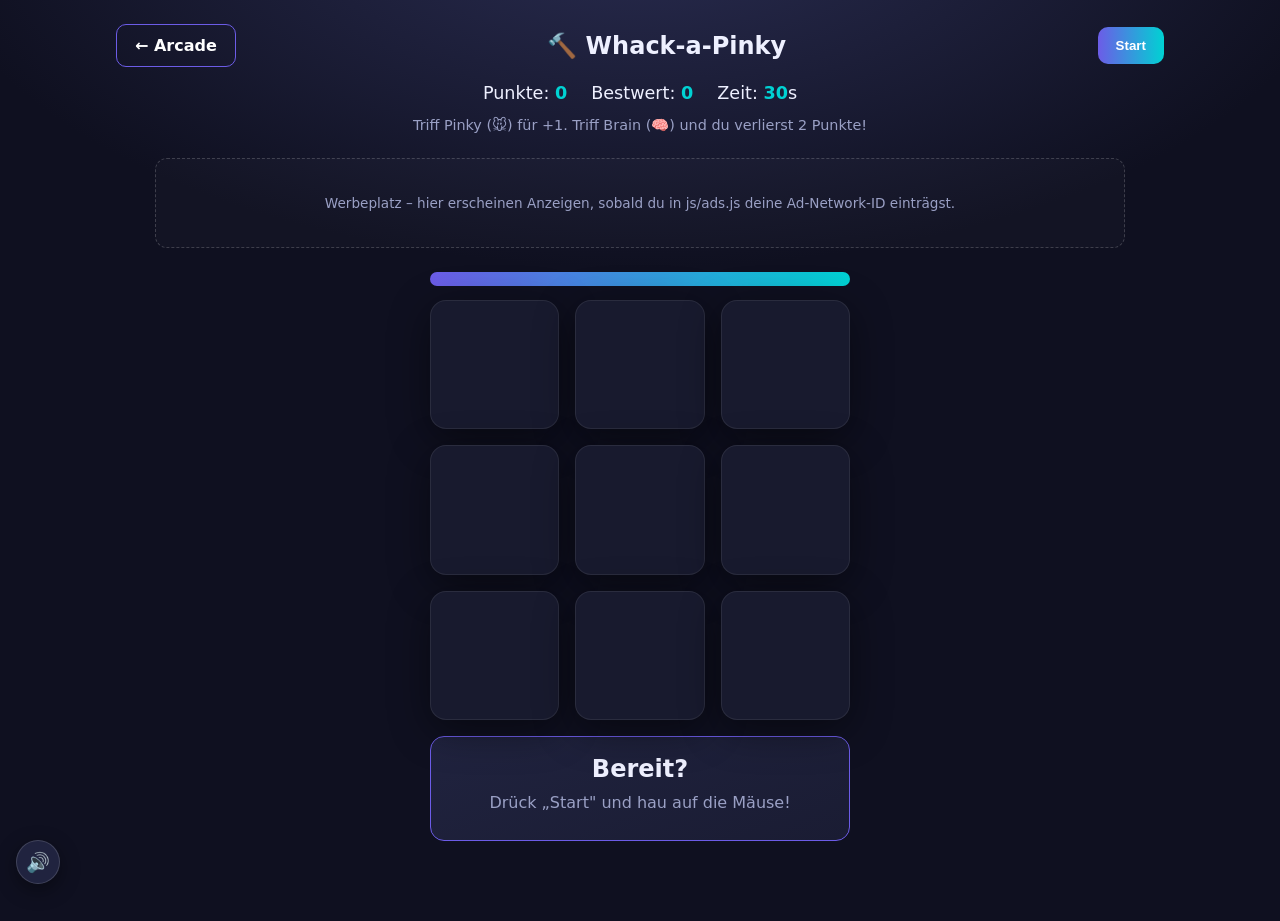
<file: games/whack.html>
<!DOCTYPE html>
<html lang="de">
<head>
  <meta charset="UTF-8" />
  <meta name="viewport" content="width=device-width, initial-scale=1.0" />
  <title>Whack-a-Pinky – Pixel Arcade</title>
  <link rel="icon" href="data:image/svg+xml,<svg xmlns=%22http://www.w3.org/2000/svg%22 viewBox=%220 0 100 100%22><text y=%22.9em%22 font-size=%2290%22>🕹️</text></svg>">
  <link rel="stylesheet" href="../css/style.css" />
  <style>
    .holes {
      display:grid; grid-template-columns:repeat(3,1fr); gap:16px;
      max-width:420px; margin:0 auto;
    }
    .hole {
      aspect-ratio:1; background:#181a2e; border-radius:16px;
      border:1px solid rgba(255,255,255,.08); position:relative; overflow:hidden;
      display:flex; align-items:center; justify-content:center; cursor:pointer;
      box-shadow:var(--shadow); user-select:none;
    }
    .mole {
      font-size:3rem; transform:translateY(120%); transition:transform .12s ease;
    }
    .hole.up .mole { transform:translateY(0); }
    .hole.bonk .mole { transform:translateY(0) scale(.7) rotate(-15deg); }
    .timebar { height:14px; background:#181a2e; border-radius:7px; overflow:hidden; max-width:420px; margin:14px auto; }
    .timebar > div { height:100%; background:linear-gradient(90deg,var(--accent),var(--accent-2)); width:100%; }
    .overlay {
      max-width:420px; margin:16px auto; padding:18px; text-align:center;
      background:linear-gradient(160deg,var(--panel),var(--bg-2));
      border:1px solid var(--accent); border-radius:14px; display:none;
    }
    .overlay.show { display:block; }
  </style>
</head>
<body>
  <div class="container game-shell">
    <div class="topbar">
      <a class="btn secondary" href="../index.html">← Arcade</a>
      <h2>🔨 Whack-a-Pinky</h2>
      <button class="btn" id="start">Start</button>
    </div>

    <div class="hud">
      <div>Punkte: <b id="score">0</b></div>
      <div>Bestwert: <b id="best">0</b></div>
      <div>Zeit: <b id="time">30</b>s</div>
    </div>
    <p class="controls-hint">Triff Pinky (🐭) für +1. Triff Brain (🧠) und du verlierst 2 Punkte!</p>

    <div class="ad-slot"></div>

    <div class="timebar"><div id="timefill"></div></div>
    <div class="holes" id="holes"></div>

    <div class="overlay" id="overlay">
      <h2 id="ovTitle">Bereit?</h2>
      <p id="ovText" style="margin:10px 0;color:var(--muted);">Drück „Start" und hau auf die Mäuse!</p>
    </div>
  </div>

  <script src="../js/store.js"></script>
  <script src="../js/ads.js"></script>
  <script src="../js/sfx.js"></script>
  <script>
    const holesEl=document.getElementById("holes");
    const scoreEl=document.getElementById("score");
    const bestEl=document.getElementById("best");
    const timeEl=document.getElementById("time");
    const timeFill=document.getElementById("timefill");
    const overlay=document.getElementById("overlay");
    const NHOLES=9, ROUND=30;
    let holes=[], score=0, timeLeft=ROUND, running=false, popTimer, tickTimer;
    let best=+(localStorage.getItem("whack_best")||0);
    bestEl.textContent=best;

    for(let i=0;i<NHOLES;i++){
      const h=document.createElement("div");
      h.className="hole";
      h.innerHTML='<div class="mole"></div>';
      h.addEventListener("click",()=>bonk(i));
      holesEl.appendChild(h);
      holes.push({el:h, mole:h.querySelector(".mole"), up:false, type:null});
    }

    function show(){
      if(!running) return;
      // hide all first sometimes
      holes.forEach(h=>{ if(Math.random()<0.5){ h.up=false; h.el.classList.remove("up"); }});
      const free=holes.filter(h=>!h.up);
      if(free.length){
        const h=free[(Math.random()*free.length)|0];
        h.type = Math.random()<0.78 ? "pinky" : "brain";
        h.mole.textContent = h.type==="pinky" ? "🐭" : "🧠";
        h.up=true; h.el.classList.add("up");
        setTimeout(()=>{ h.up=false; h.el.classList.remove("up"); }, 700+Math.random()*500);
      }
      const speed = Math.max(350, 800 - (ROUND-timeLeft)*15);
      popTimer=setTimeout(show, speed);
    }

    function bonk(i){
      const h=holes[i];
      if(!running || !h.up) return;
      h.el.classList.add("bonk");
      setTimeout(()=>h.el.classList.remove("bonk"),120);
      if(h.type==="pinky"){ score+=1; SFX.hit(); }
      else { score=Math.max(0,score-2); SFX.die(); }
      h.up=false; h.el.classList.remove("up");
      scoreEl.textContent=score;
    }

    function start(){
      if(running) return;
      running=true; score=0; timeLeft=ROUND;
      scoreEl.textContent=0; timeEl.textContent=ROUND;
      timeFill.style.width="100%";
      overlay.classList.remove("show");
      show();
      tickTimer=setInterval(()=>{
        timeLeft--;
        timeEl.textContent=timeLeft;
        timeFill.style.width=(timeLeft/ROUND*100)+"%";
        if(timeLeft<=0) end();
      },1000);
    }

    function end(){
      running=false;
      clearTimeout(popTimer); clearInterval(tickTimer);
      holes.forEach(h=>{ h.up=false; h.el.classList.remove("up"); });
      SFX.win();
      if(score>best){ best=score; localStorage.setItem("whack_best",best); bestEl.textContent=best; }
      document.getElementById("ovTitle").textContent="Zeit um! 🔨";
      document.getElementById("ovText").textContent="Punkte: "+score+" · Bestwert: "+best;
      overlay.classList.add("show");
    }

    document.getElementById("start").addEventListener("click",start);
    overlay.classList.add("show");
  </script>
</body>
</html>
</file>
<file: css/style.css>
:root {
  --bg: #0f1020;
  --bg-2: #1a1c33;
  --panel: #20233f;
  --accent: #6c5ce7;
  --accent-2: #00d2d3;
  --text: #eef0ff;
  --muted: #9aa0c5;
  --good: #2ecc71;
  --warn: #f1c40f;
  --shadow: 0 10px 40px rgba(0,0,0,.45);
}

* { box-sizing: border-box; margin: 0; padding: 0; }

body {
  font-family: "Segoe UI", system-ui, -apple-system, sans-serif;
  background: radial-gradient(1200px 600px at 50% -10%, #2a2d52 0%, var(--bg) 60%);
  color: var(--text);
  min-height: 100vh;
  -webkit-font-smoothing: antialiased;
}

a { color: var(--accent-2); text-decoration: none; }
a:hover { text-decoration: underline; }

.container { max-width: 1080px; margin: 0 auto; padding: 24px 16px 64px; }

header.site {
  text-align: center;
  padding: 48px 16px 24px;
}
header.site h1 {
  font-size: clamp(2rem, 6vw, 3.4rem);
  letter-spacing: -0.02em;
  background: linear-gradient(90deg, var(--accent), var(--accent-2));
  -webkit-background-clip: text;
  background-clip: text;
  color: transparent;
}
header.site p { color: var(--muted); margin-top: 10px; font-size: 1.05rem; }

.grid {
  display: grid;
  grid-template-columns: repeat(auto-fill, minmax(240px, 1fr));
  gap: 18px;
  margin-top: 28px;
}

.card {
  background: linear-gradient(160deg, var(--panel), var(--bg-2));
  border: 1px solid rgba(255,255,255,.06);
  border-radius: 16px;
  padding: 22px;
  box-shadow: var(--shadow);
  transition: transform .18s ease, border-color .18s ease;
  display: flex;
  flex-direction: column;
  gap: 12px;
}
.card:hover { transform: translateY(-4px); border-color: var(--accent); }
.card .emoji { font-size: 2.6rem; }
.card h3 { font-size: 1.25rem; }
.card p { color: var(--muted); font-size: .95rem; flex: 1; }

.btn {
  display: inline-block;
  background: linear-gradient(90deg, var(--accent), var(--accent-2));
  color: #fff;
  padding: 11px 18px;
  border-radius: 10px;
  font-weight: 600;
  border: none;
  cursor: pointer;
  text-align: center;
  transition: filter .15s ease;
}
.btn:hover { filter: brightness(1.1); text-decoration: none; }
.btn.secondary { background: transparent; border: 1px solid var(--accent); }

.ad-slot {
  margin: 24px auto;
  max-width: 970px;
  min-height: 90px;
  border: 1px dashed rgba(255,255,255,.18);
  border-radius: 12px;
  display: flex;
  align-items: center;
  justify-content: center;
  color: var(--muted);
  font-size: .85rem;
  text-align: center;
  background: rgba(255,255,255,.02);
}

/* Game page layout */
.game-shell { text-align: center; }
.game-shell .topbar {
  display: flex; justify-content: space-between; align-items: center;
  flex-wrap: wrap; gap: 12px; margin-bottom: 16px;
}
.game-shell canvas {
  background: #0a0b16;
  border-radius: 14px;
  box-shadow: var(--shadow);
  touch-action: none;
  max-width: 100%;
  border: 1px solid rgba(255,255,255,.08);
}
.hud {
  display: flex; gap: 24px; justify-content: center;
  margin: 14px 0; font-size: 1.1rem;
}
.hud b { color: var(--accent-2); }
.controls-hint { color: var(--muted); font-size: .9rem; margin-top: 10px; }

footer.site {
  text-align: center; color: var(--muted);
  padding: 32px 16px; font-size: .85rem;
  border-top: 1px solid rgba(255,255,255,.06); margin-top: 40px;
}
</file>
